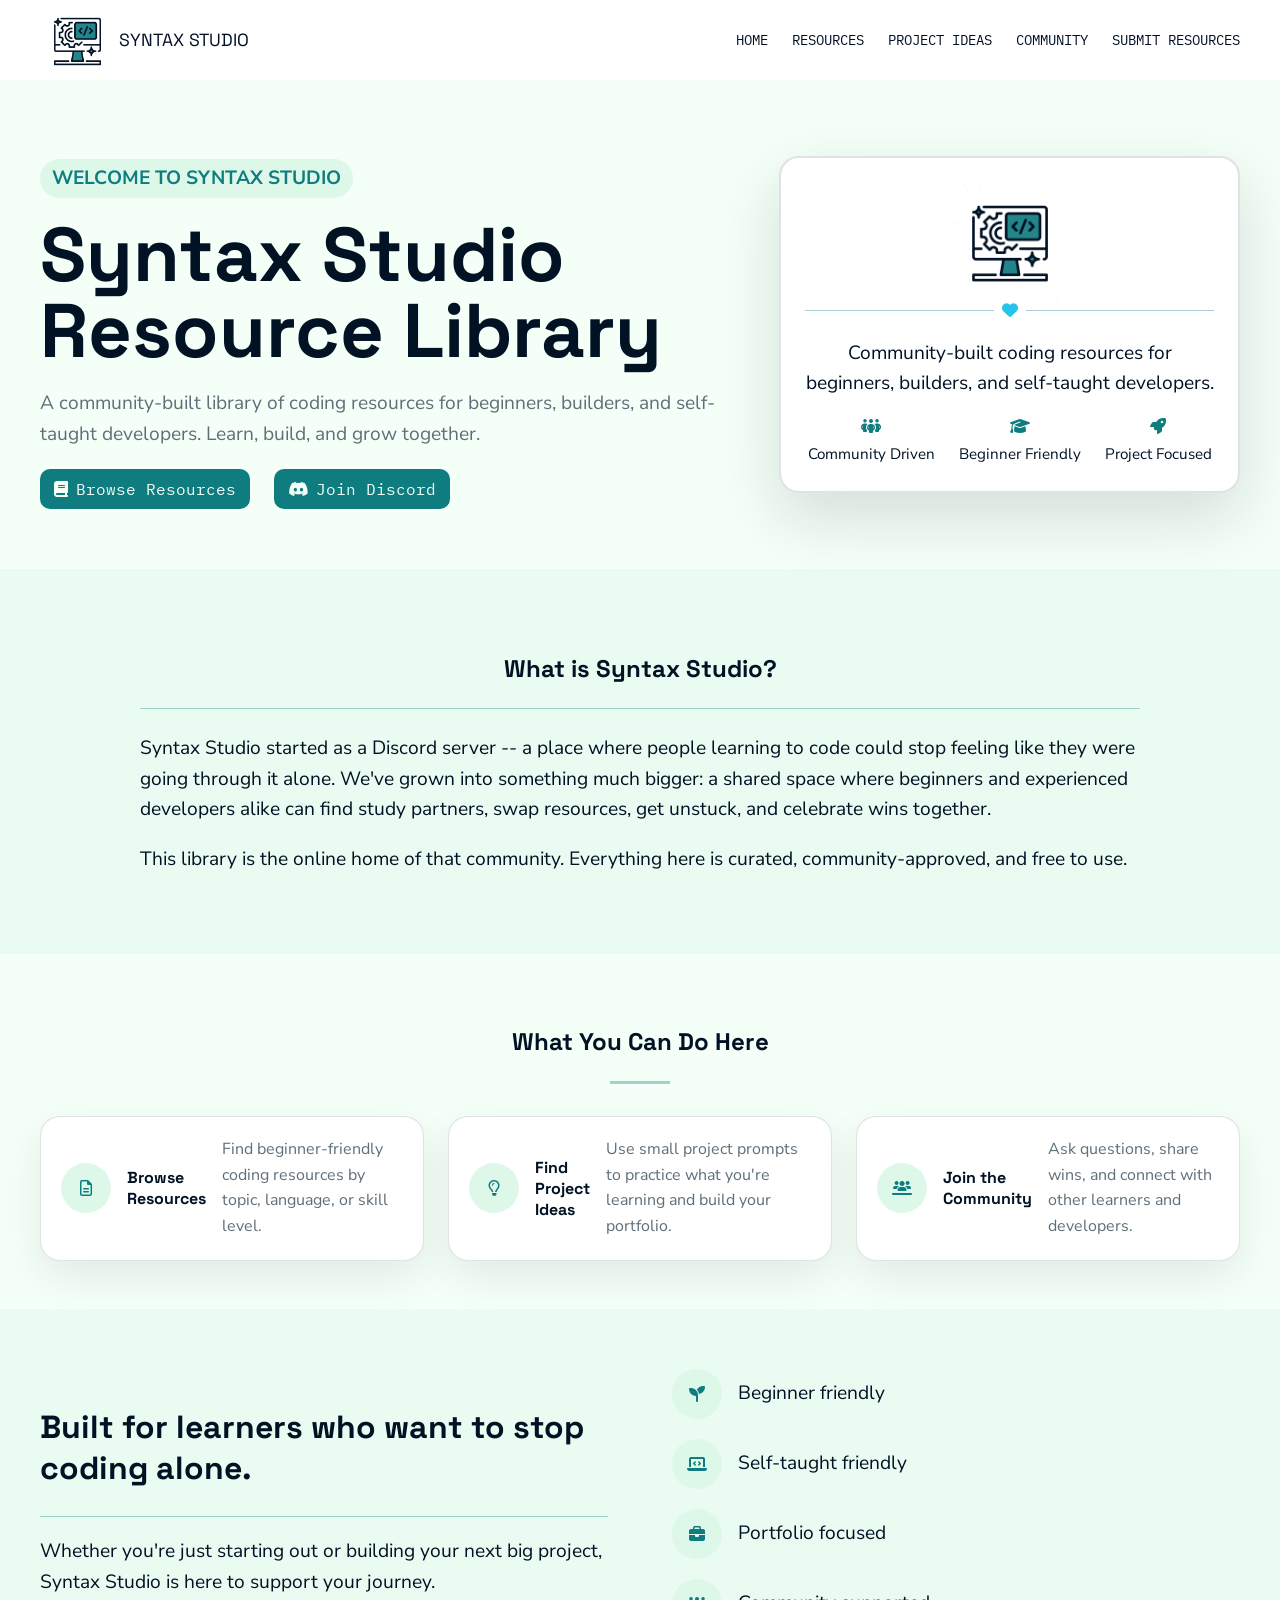
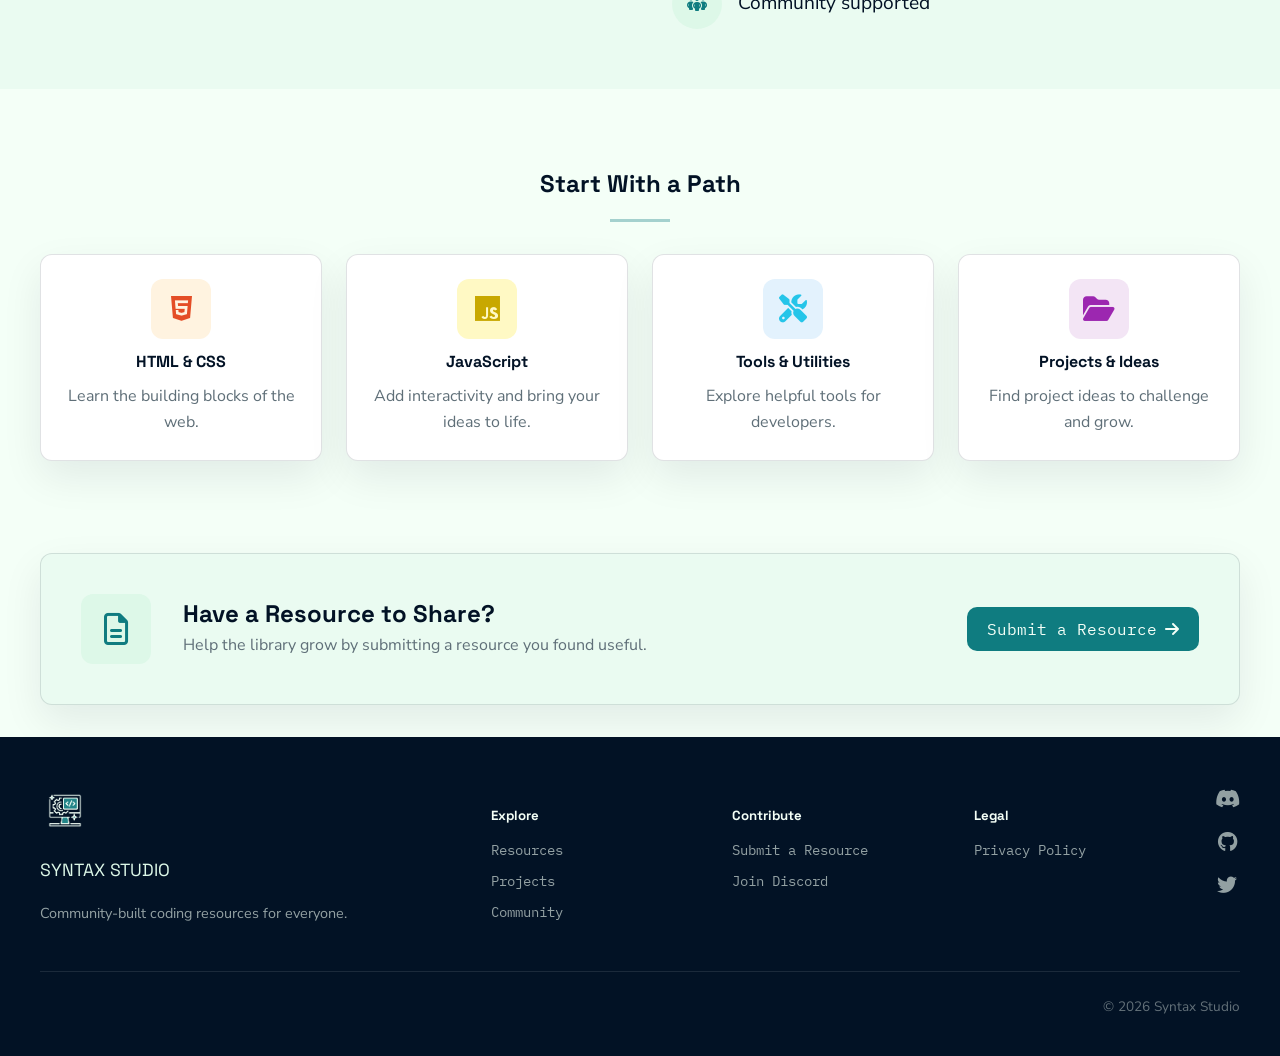
<file: index.html>
<!doctype html>
<html lang="en">
  <head>
    <meta charset="UTF-8" />
    <meta name="viewport" content="width=device-width, initial-scale=1.0" />
    <meta
      name="description"
      content="A resource library compiled with beginner and intermediate resources for those learning programming."
    />

    <title>Syntax Studio Resource Library</title>

    <link rel="preconnect" href="https://fonts.googleapis.com" />
    <link rel="preconnect" href="https://fonts.gstatic.com" crossorigin />
    <link
      href="https://fonts.googleapis.com/css2?family=IBM+Plex+Mono:ital,wght@0,100;0,200;0,300;0,400;0,500;0,600;0,700;1,100;1,200;1,300;1,400;1,500;1,600;1,700&family=Nunito+Sans:ital,opsz,wght@0,6..12,200..1000;1,6..12,200..1000&family=Space+Grotesk:wght@300..700&display=swap"
      rel="stylesheet"
    />
    <link
      rel="stylesheet"
      href="https://cdnjs.cloudflare.com/ajax/libs/font-awesome/6.5.0/css/all.min.css"
    />
    <link rel="stylesheet" href="styles.css" />
  </head>

  <body>
    <div class="page-glow" aria-hidden="true"></div>

    <header class="site-header">
      <div class="header-bar">
        <img
          src="images/syntax-studio-transparent.png"
          alt="syntax studio logo"
          class="logo"
        />
        <p class="logo-text">SYNTAX STUDIO</p>

        <nav class="site-nav" aria-label="Main navigation">
          <a class="index" href="index.html" aria-current="page">HOME</a>
          <a class="resource" href="resources.html">RESOURCES</a>
          <a class="projects" href="projects.html">PROJECT IDEAS</a>
          <a class="community" href="community.html">COMMUNITY</a>
          <a class="submit" href="submit.html">SUBMIT RESOURCES</a>
        </nav>
      </div>

      <div class="container-header">
        <div class="hero-text">
          <p class="greeting">WELCOME TO SYNTAX STUDIO</p>
          <h1 class="title">Syntax Studio Resource Library</h1>
          <p class="subheading">
            A community-built library of coding resources for beginners,
            builders, and self-taught developers. Learn, build, and grow
            together.
          </p>

          <div class="link1-parent">
            <a href="resources.html" class="resource-link">
              <i class="fa-solid fa-book"></i>
              Browse Resources
            </a>
            <a href="https://discord.gg/zPbatCMyJx" class="discord-link">
              <i class="fa-brands fa-discord"></i>
              Join Discord
            </a>
          </div>
        </div>

        <div class="hero-card">
          <img
            src="images/syntax-studio-transparent.png"
            alt="syntax studio logo"
            class="logo2"
          />

          <div class="card-divider">
            <hr />
            <i class="fa-solid fa-heart divider-heart"></i>
            <hr />
          </div>

          <p>
            Community-built coding resources for beginners, builders, and
            self-taught developers.
          </p>

          <div class="card-features">
            <div class="card-feature">
              <i class="fa-solid fa-people-group feature-icon"></i>
              <p>Community Driven</p>
            </div>
            <div class="card-feature">
              <i class="fa-solid fa-graduation-cap feature-icon"></i>
              <p>Beginner Friendly</p>
            </div>
            <div class="card-feature">
              <i class="fa-solid fa-rocket feature-icon"></i>
              <p>Project Focused</p>
            </div>
          </div>
        </div>
      </div>
    </header>

    <main id="main-content">
      <section class="who" aria-labelledby="who-title">
        <h3 id="who-title">What is Syntax Studio?</h3>
        <hr class="hr-who" />
        <p>
          Syntax Studio started as a Discord server -- a place where people
          learning to code could stop feeling like they were going through it
          alone. We've grown into something much bigger: a shared space where
          beginners and experienced developers alike can find study partners,
          swap resources, get unstuck, and celebrate wins together.
        </p>
        <p>
          This library is the online home of that community. Everything here is
          curated, community-approved, and free to use.
        </p>
      </section>

      <section class="here" aria-labelledby="here-title">
        <h3 id="here-title">What You Can Do Here</h3>
        <hr class="hr-what" />

        <div class="cards">
          <div class="action-card browse">
            <div class="icon-wrapper">
              <i class="fa-regular fa-file-lines card-icon"></i>
            </div>
            <h4>Browse Resources</h4>
            <p>
              Find beginner-friendly coding resources by topic, language, or
              skill level.
            </p>
          </div>

          <div class="action-card project-ideas">
            <div class="icon-wrapper">
              <i class="fa-regular fa-lightbulb card-icon"></i>
            </div>
            <h4>Find Project Ideas</h4>
            <p>
              Use small project prompts to practice what you're learning and
              build your portfolio.
            </p>
          </div>

          <div class="action-card join-community">
            <div class="icon-wrapper">
              <i class="fa-solid fa-users-line card-icon"></i>
            </div>
            <h4>Join the Community</h4>
            <p>
              Ask questions, share wins, and connect with other learners and
              developers.
            </p>
          </div>
        </div>
      </section>

      <section class="feature-split" aria-labelledby="feature-title">
        <div class="feature-split-text">
          <h2 id="feature-title">
            Built for learners who want to stop coding alone.
          </h2>
          <hr class="section-hr" />
          <p>
            Whether you're just starting out or building your next big project,
            Syntax Studio is here to support your journey.
          </p>
        </div>

        <div class="feature-split-list">
          <div class="feature-item">
            <div class="icon-wrapper">
              <i class="fa-solid fa-seedling card-icon"></i>
            </div>
            <p>Beginner friendly</p>
          </div>
          <div class="feature-item">
            <div class="icon-wrapper">
              <i class="fa-solid fa-laptop-code card-icon"></i>
            </div>
            <p>Self-taught friendly</p>
          </div>
          <div class="feature-item">
            <div class="icon-wrapper">
              <i class="fa-solid fa-briefcase card-icon"></i>
            </div>
            <p>Portfolio focused</p>
          </div>
          <div class="feature-item">
            <div class="icon-wrapper">
              <i class="fa-solid fa-people-group card-icon"></i>
            </div>
            <p>Community supported</p>
          </div>
        </div>
      </section>

      <section class="paths" aria-labelledby="paths-title">
        <h2 id="paths-title">Start With a Path</h2>
        <hr class="section-hr" />

        <div class="path-cards">
          <div class="path-card">
            <div class="path-icon html-icon">
              <i class="fa-brands fa-html5"></i>
            </div>
            <h4>HTML & CSS</h4>
            <p>Learn the building blocks of the web.</p>
          </div>

          <div class="path-card">
            <div class="path-icon js-icon">
              <i class="fa-brands fa-js"></i>
            </div>
            <h4>JavaScript</h4>
            <p>Add interactivity and bring your ideas to life.</p>
          </div>

          <div class="path-card">
            <div class="path-icon tools-icon">
              <i class="fa-solid fa-screwdriver-wrench"></i>
            </div>
            <h4>Tools & Utilities</h4>
            <p>Explore helpful tools for developers.</p>
          </div>

          <div class="path-card">
            <div class="path-icon projects-icon">
              <i class="fa-solid fa-folder-open"></i>
            </div>
            <h4>Projects & Ideas</h4>
            <p>Find project ideas to challenge and grow.</p>
          </div>
        </div>
      </section>

      <section class="callout" aria-labelledby="callout-title">
        <div class="callout-icon">
          <i class="fa-regular fa-file-lines"></i>
        </div>

        <div class="callout-text">
          <h3 id="callout-title">Have a Resource to Share?</h3>
          <p>
            Help the library grow by submitting a resource you found useful.
          </p>
        </div>

        <a href="submit.html" class="callout-btn">
          Submit a Resource
          <i class="fa-solid fa-arrow-right"></i>
        </a>
      </section>
    </main>

    <footer>
      <div class="footer-inner">
        <div class="footer-brand">
          <img
            src="images/syntax-studio-logo-inv.png"
            alt="syntax studio logo"
            class="footer-logo"
          />
          <p class="logo-text2">SYNTAX STUDIO</p>
          <p class="footer-tagline">
            Community-built coding resources for everyone.
          </p>
        </div>

        <div class="footer-nav-group">
          <h5>Explore</h5>
          <nav>
            <a href="resources.html">Resources</a>
            <a href="projects.html">Projects</a>
            <a href="community.html">Community</a>
          </nav>
        </div>

        <div class="footer-nav-group">
          <h5>Contribute</h5>
          <nav>
            <a href="submit.html">Submit a Resource</a>
            <a href="https://discord.gg/zPbatCMyJx">Join Discord</a>
          </nav>
        </div>

        <div class="footer-nav-group">
          <h5>Legal</h5>

          <nav>
            <a href="privacy.html">Privacy Policy</a>
          </nav>
        </div>

        <div class="footer-social">
          <a
            href="https://discord.gg/zPbatCMyJx"
            aria-label="Join Syntax Studio on Discord"
          >
            <i class="fa-brands fa-discord"></i>
          </a>
          <a
            href="https://github.com/kaymade"
            aria-label="Visit Syntax Studio on GitHub"
          >
            <i class="fa-brands fa-github"></i>
          </a>
          <a
            href="https://x.com/syntaxstudio_?s=21"
            aria-label="Visit Syntax Studio on X"
          >
            <i class="fa-brands fa-twitter"></i>
          </a>
        </div>
      </div>

      <p class="footer-copyright">© 2026 Syntax Studio</p>
    </footer>
  </body>
</html>
</file>
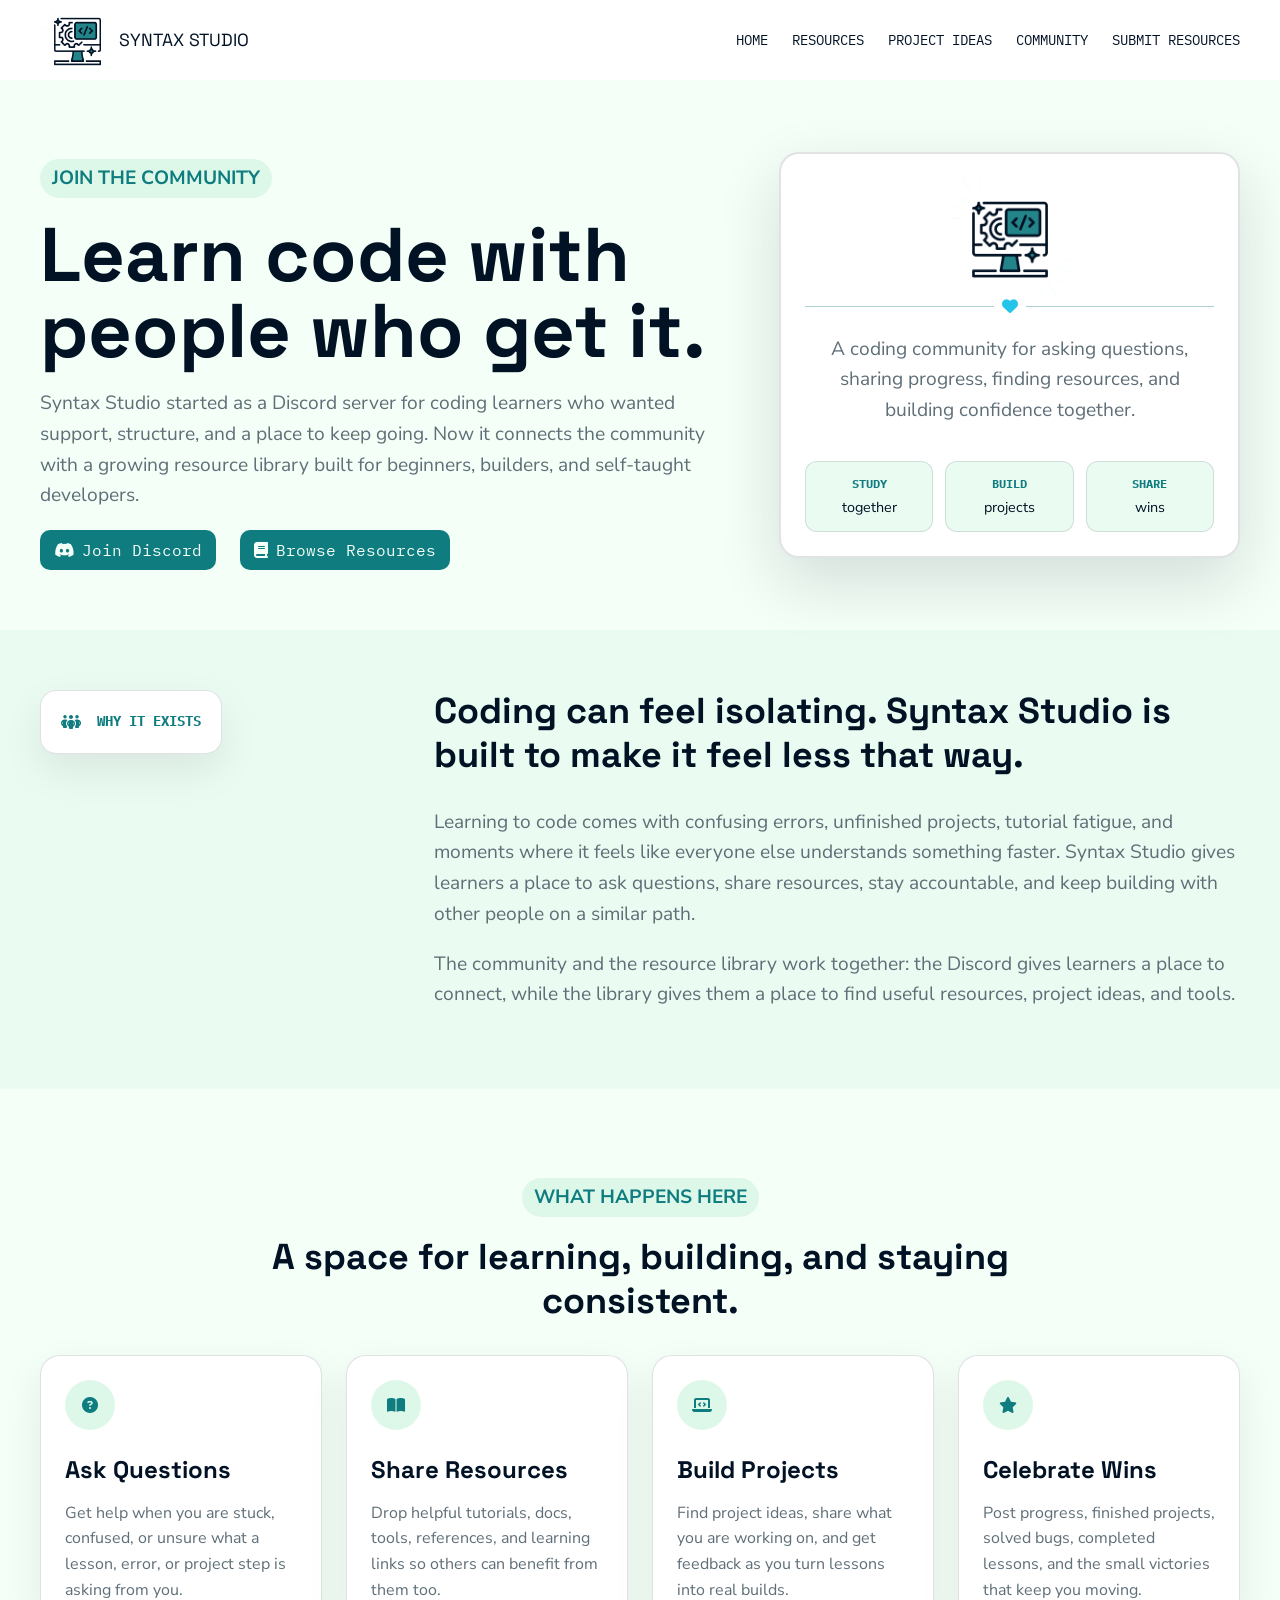
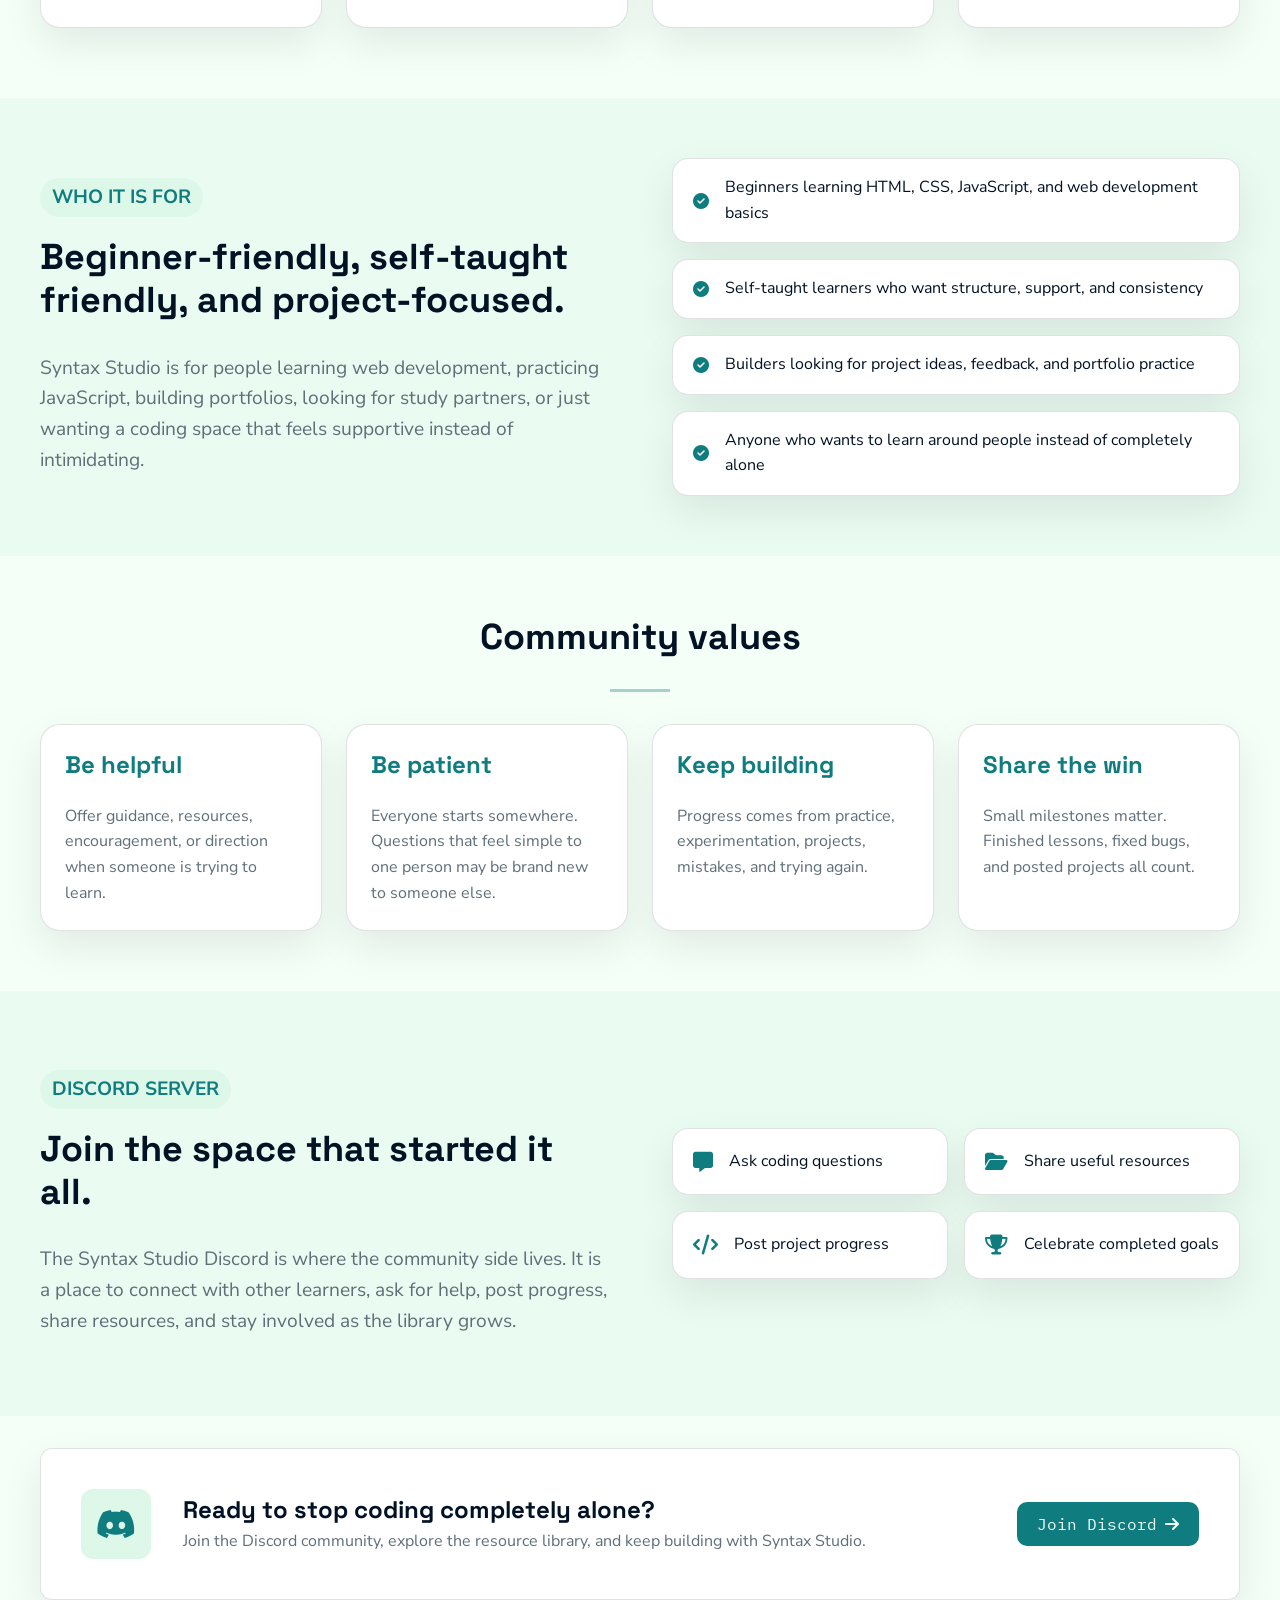
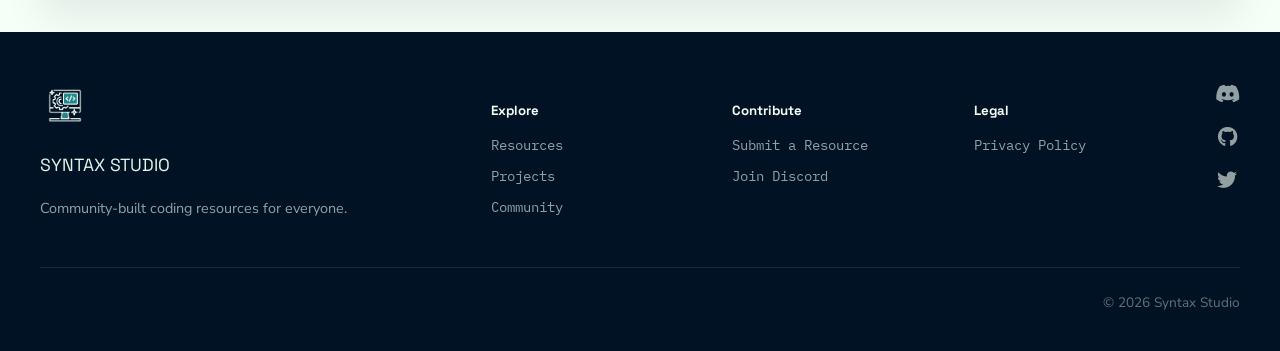
<file: community.html>
<!doctype html>
<html lang="en">
  <head>
    <meta charset="UTF-8" />
    <meta name="viewport" content="width=device-width, initial-scale=1.0" />
    <meta
      name="description"
      content="Join the Syntax Studio community, a supportive Discord space for coding learners, builders, and self-taught developers."
    />

    <title>Community | Syntax Studio Resource Library</title>

    <link rel="preconnect" href="https://fonts.googleapis.com" />
    <link rel="preconnect" href="https://fonts.gstatic.com" crossorigin />
    <link
      href="https://fonts.googleapis.com/css2?family=IBM+Plex+Mono:ital,wght@0,100;0,200;0,300;0,400;0,500;0,600;0,700;1,100;1,200;1,300;1,400;1,500;1,600;1,700&family=Nunito+Sans:ital,opsz,wght@0,6..12,200..1000;1,6..12,200..1000&family=Space+Grotesk:wght@300..700&display=swap"
      rel="stylesheet"
    />
    <link
      rel="stylesheet"
      href="https://cdnjs.cloudflare.com/ajax/libs/font-awesome/6.5.0/css/all.min.css"
    />
    <link rel="stylesheet" href="styles.css" />
  </head>

  <body>
    <div class="page-glow" aria-hidden="true"></div>

    <header class="site-header">
      <div class="header-bar">
        <img
          src="images/syntax-studio-transparent.png"
          alt="syntax studio logo"
          class="logo"
        />
        <p class="logo-text">SYNTAX STUDIO</p>

        <nav class="site-nav" aria-label="Main navigation">
          <a class="index" href="index.html">HOME</a>
          <a class="resource" href="resources.html">RESOURCES</a>
          <a class="projects" href="projects.html">PROJECT IDEAS</a>
          <a class="community" href="community.html" aria-current="page"
            >COMMUNITY</a
          >
          <a class="submit" href="submit.html">SUBMIT RESOURCES</a>
        </nav>
      </div>

      <div class="community-hero">
        <div class="community-hero-text">
          <p class="greeting">JOIN THE COMMUNITY</p>
          <h1 class="title">Learn code with people who get it.</h1>
          <p class="subheading">
            Syntax Studio started as a Discord server for coding learners who
            wanted support, structure, and a place to keep going. Now it
            connects the community with a growing resource library built for
            beginners, builders, and self-taught developers.
          </p>

          <div class="link1-parent">
            <a href="https://discord.gg/zPbatCMyJx" class="discord-link">
              <i class="fa-brands fa-discord"></i>
              Join Discord
            </a>
            <a href="resources.html" class="resource-link">
              <i class="fa-solid fa-book"></i>
              Browse Resources
            </a>
          </div>
        </div>

        <div class="community-hero-card">
          <img
            src="images/syntax-studio-transparent.png"
            alt="syntax studio logo"
            class="logo2"
          />

          <div class="card-divider">
            <hr />
            <i class="fa-solid fa-heart divider-heart"></i>
            <hr />
          </div>

          <p>
            A coding community for asking questions, sharing progress, finding
            resources, and building confidence together.
          </p>

          <div class="community-stats">
            <div>
              <span>study</span>
              <p>together</p>
            </div>
            <div>
              <span>build</span>
              <p>projects</p>
            </div>
            <div>
              <span>share</span>
              <p>wins</p>
            </div>
          </div>
        </div>
      </div>
    </header>

    <main id="main-content">
      <section class="community-intro" aria-labelledby="community-intro-title">
        <div class="community-section-label">
          <i class="fa-solid fa-people-group card-icon"></i>
          <p>why it exists</p>
        </div>

        <div class="community-intro-content">
          <h2 id="community-intro-title">
            Coding can feel isolating. Syntax Studio is built to make it feel
            less that way.
          </h2>
          <p>
            Learning to code comes with confusing errors, unfinished projects,
            tutorial fatigue, and moments where it feels like everyone else
            understands something faster. Syntax Studio gives learners a place
            to ask questions, share resources, stay accountable, and keep
            building with other people on a similar path.
          </p>
          <p>
            The community and the resource library work together: the Discord
            gives learners a place to connect, while the library gives them a
            place to find useful resources, project ideas, and tools.
          </p>
        </div>
      </section>

      <section
        class="community-actions"
        aria-labelledby="community-actions-title"
      >
        <p class="greeting">WHAT HAPPENS HERE</p>
        <h2 id="community-actions-title">
          A space for learning, building, and staying consistent.
        </h2>

        <div class="community-action-grid">
          <div class="community-action-card">
            <div class="icon-wrapper">
              <i class="fa-solid fa-circle-question card-icon"></i>
            </div>
            <h3>Ask Questions</h3>
            <p>
              Get help when you are stuck, confused, or unsure what a lesson,
              error, or project step is asking from you.
            </p>
          </div>

          <div class="community-action-card">
            <div class="icon-wrapper">
              <i class="fa-solid fa-book-open card-icon"></i>
            </div>
            <h3>Share Resources</h3>
            <p>
              Drop helpful tutorials, docs, tools, references, and learning
              links so others can benefit from them too.
            </p>
          </div>

          <div class="community-action-card">
            <div class="icon-wrapper">
              <i class="fa-solid fa-laptop-code card-icon"></i>
            </div>
            <h3>Build Projects</h3>
            <p>
              Find project ideas, share what you are working on, and get
              feedback as you turn lessons into real builds.
            </p>
          </div>

          <div class="community-action-card">
            <div class="icon-wrapper">
              <i class="fa-solid fa-star card-icon"></i>
            </div>
            <h3>Celebrate Wins</h3>
            <p>
              Post progress, finished projects, solved bugs, completed lessons,
              and the small victories that keep you moving.
            </p>
          </div>
        </div>
      </section>

      <section class="community-fit" aria-labelledby="community-fit-title">
        <div class="community-fit-text">
          <p class="greeting">WHO IT IS FOR</p>
          <h2 id="community-fit-title">
            Beginner-friendly, self-taught friendly, and project-focused.
          </h2>
          <p>
            Syntax Studio is for people learning web development, practicing
            JavaScript, building portfolios, looking for study partners, or just
            wanting a coding space that feels supportive instead of
            intimidating.
          </p>
        </div>

        <div class="community-fit-list">
          <div class="community-list-item">
            <i class="fa-solid fa-circle-check"></i>
            <p>
              Beginners learning HTML, CSS, JavaScript, and web development
              basics
            </p>
          </div>

          <div class="community-list-item">
            <i class="fa-solid fa-circle-check"></i>
            <p>
              Self-taught learners who want structure, support, and consistency
            </p>
          </div>

          <div class="community-list-item">
            <i class="fa-solid fa-circle-check"></i>
            <p>
              Builders looking for project ideas, feedback, and portfolio
              practice
            </p>
          </div>

          <div class="community-list-item">
            <i class="fa-solid fa-circle-check"></i>
            <p>
              Anyone who wants to learn around people instead of completely
              alone
            </p>
          </div>
        </div>
      </section>

      <section
        class="community-values"
        aria-labelledby="community-values-title"
      >
        <h2 id="community-values-title">Community values</h2>
        <hr class="section-hr" />

        <div class="community-value-cards">
          <div class="community-value-card">
            <h3>Be helpful</h3>
            <p>
              Offer guidance, resources, encouragement, or direction when
              someone is trying to learn.
            </p>
          </div>

          <div class="community-value-card">
            <h3>Be patient</h3>
            <p>
              Everyone starts somewhere. Questions that feel simple to one
              person may be brand new to someone else.
            </p>
          </div>

          <div class="community-value-card">
            <h3>Keep building</h3>
            <p>
              Progress comes from practice, experimentation, projects, mistakes,
              and trying again.
            </p>
          </div>

          <div class="community-value-card">
            <h3>Share the win</h3>
            <p>
              Small milestones matter. Finished lessons, fixed bugs, and posted
              projects all count.
            </p>
          </div>
        </div>
      </section>

      <section class="community-discord" aria-labelledby="discord-title">
        <div class="community-discord-text">
          <p class="greeting">DISCORD SERVER</p>
          <h2 id="discord-title">Join the space that started it all.</h2>
          <p>
            The Syntax Studio Discord is where the community side lives. It is a
            place to connect with other learners, ask for help, post progress,
            share resources, and stay involved as the library grows.
          </p>
        </div>

        <div class="discord-feature-list">
          <div class="discord-feature">
            <i class="fa-solid fa-message"></i>
            <p>Ask coding questions</p>
          </div>

          <div class="discord-feature">
            <i class="fa-solid fa-folder-open"></i>
            <p>Share useful resources</p>
          </div>

          <div class="discord-feature">
            <i class="fa-solid fa-code"></i>
            <p>Post project progress</p>
          </div>

          <div class="discord-feature">
            <i class="fa-solid fa-trophy"></i>
            <p>Celebrate completed goals</p>
          </div>
        </div>
      </section>

      <section
        class="community-callout"
        aria-labelledby="community-callout-title"
      >
        <div class="callout-icon">
          <i class="fa-brands fa-discord"></i>
        </div>

        <div class="callout-text">
          <h3 id="community-callout-title">
            Ready to stop coding completely alone?
          </h3>
          <p>
            Join the Discord community, explore the resource library, and keep
            building with Syntax Studio.
          </p>
        </div>

        <a href="https://discord.gg/zPbatCMyJx" class="callout-btn">
          Join Discord
          <i class="fa-solid fa-arrow-right"></i>
        </a>
      </section>
    </main>

    <footer>
      <div class="footer-inner">
        <div class="footer-brand">
          <img
            src="images/syntax-studio-logo-inv.png"
            alt="syntax studio logo"
            class="footer-logo"
          />
          <p class="logo-text2">SYNTAX STUDIO</p>
          <p class="footer-tagline">
            Community-built coding resources for everyone.
          </p>
        </div>

        <div class="footer-nav-group">
          <h5>Explore</h5>
          <nav>
            <a href="resources.html">Resources</a>
            <a href="projects.html">Projects</a>
            <a href="community.html">Community</a>
          </nav>
        </div>

        <div class="footer-nav-group">
          <h5>Contribute</h5>
          <nav>
            <a href="submit.html">Submit a Resource</a>
            <a href="https://discord.gg/zPbatCMyJx">Join Discord</a>
          </nav>
        </div>

        <div class="footer-nav-group">
          <h5>Legal</h5>

          <nav>
            <a href="privacy.html">Privacy Policy</a>
          </nav>
        </div>

        <div class="footer-social">
          <a
            href="https://discord.gg/zPbatCMyJx"
            aria-label="Join Syntax Studio on Discord"
          >
            <i class="fa-brands fa-discord"></i>
          </a>
          <a
            href="https://github.com/kaymade"
            aria-label="Visit Syntax Studio on GitHub"
          >
            <i class="fa-brands fa-github"></i>
          </a>
          <a
            href="https://x.com/syntaxstudio_?s=21"
            aria-label="Visit Syntax Studio on X"
          >
            <i class="fa-brands fa-twitter"></i>
          </a>
        </div>
      </div>

      <p class="footer-copyright">© 2026 Syntax Studio</p>
    </footer>
  </body>
</html>
</file>
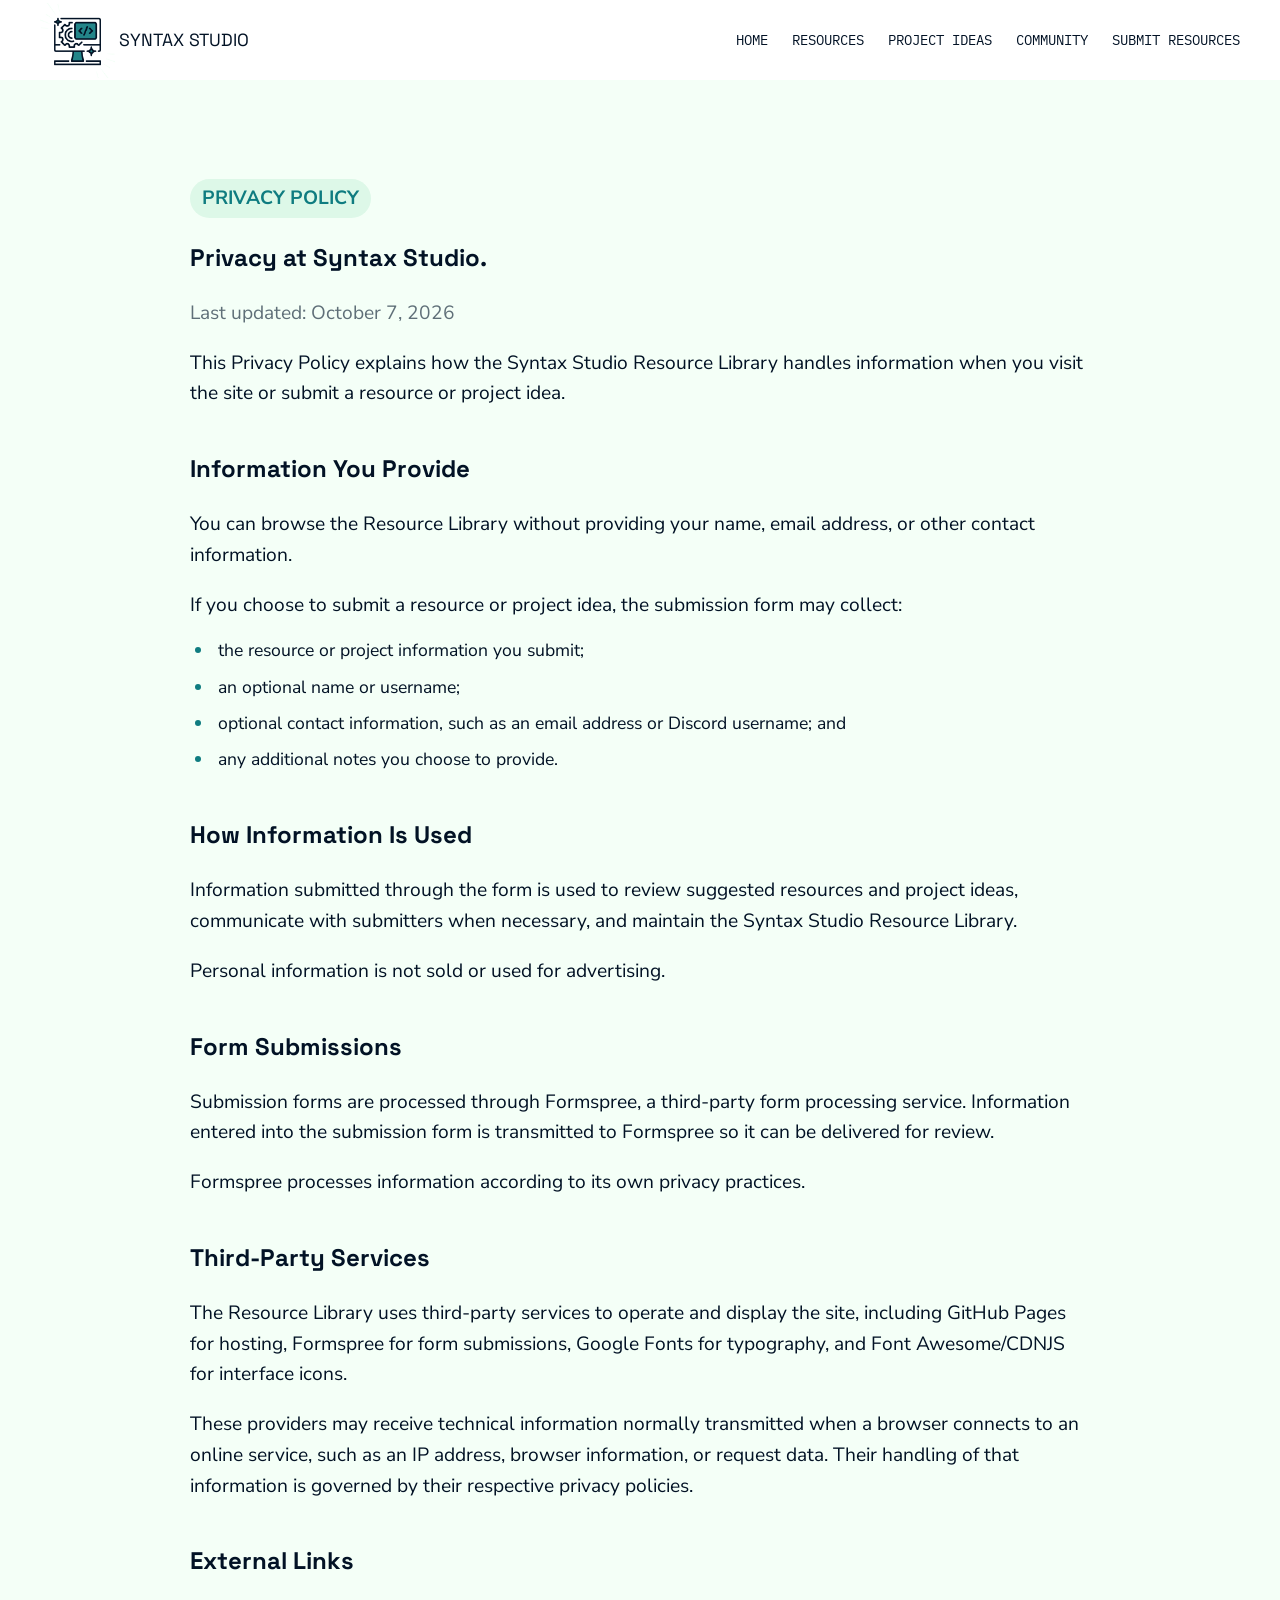
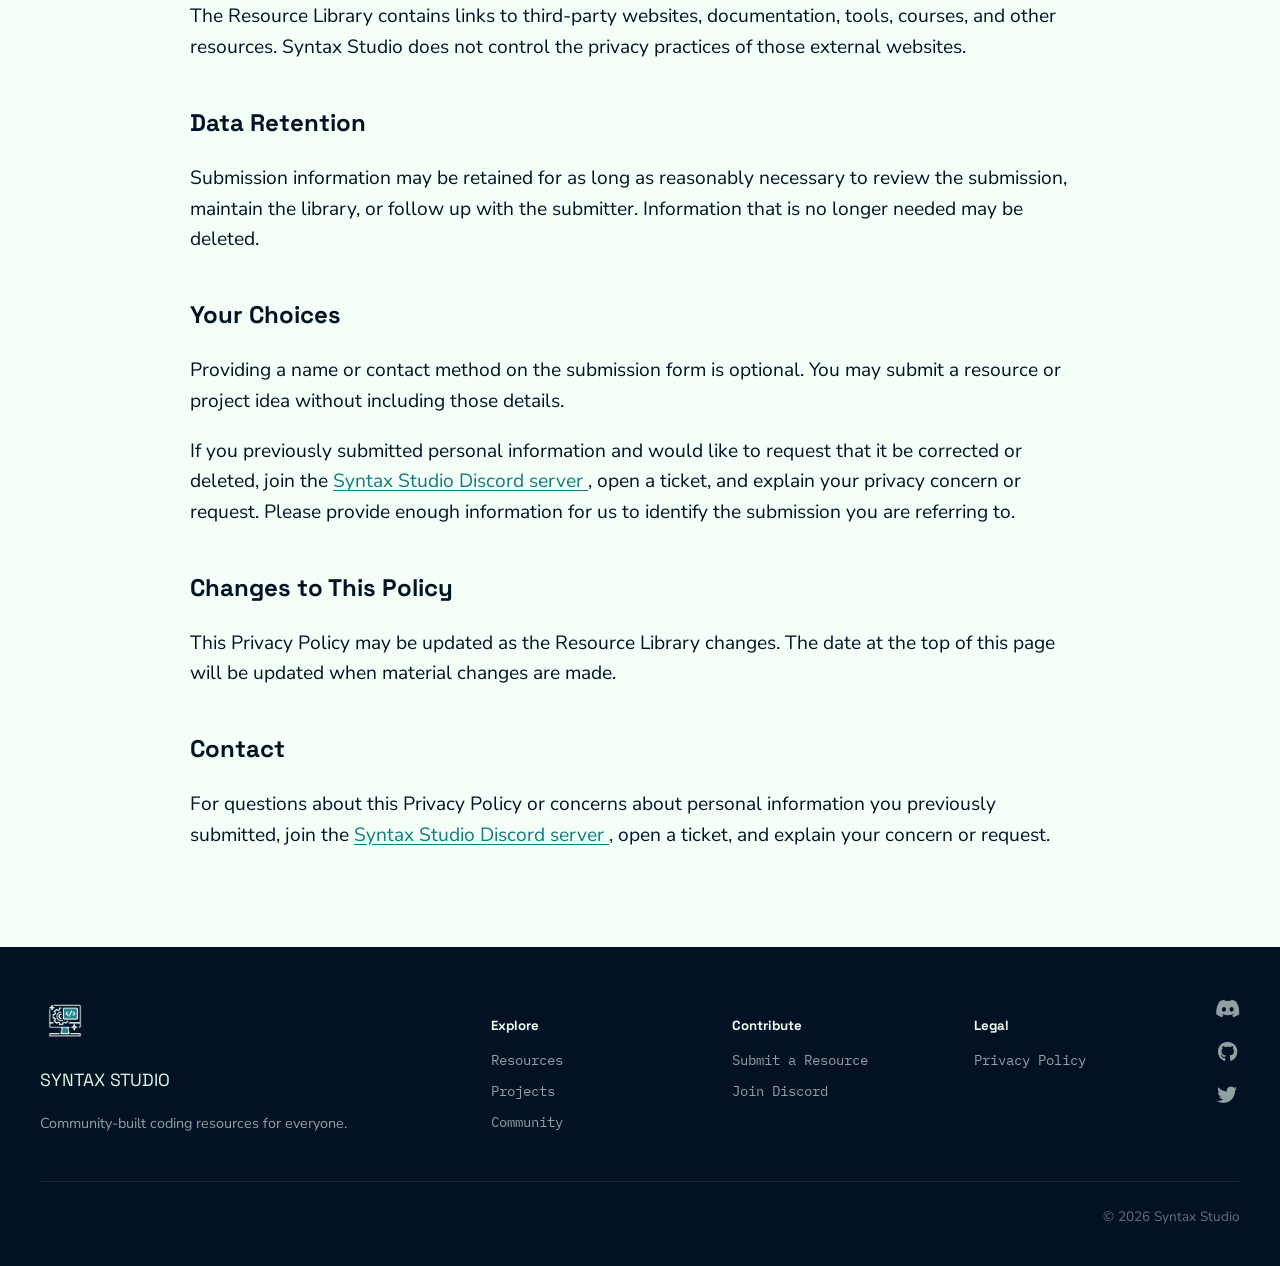
<file: privacy.html>
<!doctype html>
<html lang="en">
  <head>
    <meta charset="UTF-8" />
    <meta name="viewport" content="width=device-width, initial-scale=1.0" />
    <meta
      name="description"
      content="Privacy Policy for the Syntax Studio Resource Library, including information about submissions, third-party services, and privacy requests."
    />

    <title>Privacy Policy | Syntax Studio Resource Library</title>

    <link rel="preconnect" href="https://fonts.googleapis.com" />
    <link rel="preconnect" href="https://fonts.gstatic.com" crossorigin />
    <link
      href="https://fonts.googleapis.com/css2?family=IBM+Plex+Mono:ital,wght@0,100;0,200;0,300;0,400;0,500;0,600;0,700;1,100;1,200;1,300;1,400;1,500;1,600;1,700&family=Nunito+Sans:ital,opsz,wght@0,6..12,200..1000;1,6..12,200..1000&family=Space+Grotesk:wght@300..700&display=swap"
      rel="stylesheet"
    />
    <link
      rel="stylesheet"
      href="https://cdnjs.cloudflare.com/ajax/libs/font-awesome/6.5.0/css/all.min.css"
    />
    <link rel="stylesheet" href="styles.css" />
  </head>

  <body>
    <div class="page-glow" aria-hidden="true"></div>

    <header class="site-header">
      <div class="header-bar">
        <img
          src="images/syntax-studio-transparent.png"
          alt="syntax studio logo"
          class="logo"
        />
        <p class="logo-text">SYNTAX STUDIO</p>

        <nav class="site-nav" aria-label="Main navigation">
          <a class="index" href="index.html">HOME</a>
          <a class="resource" href="resources.html">RESOURCES</a>
          <a class="projects" href="projects.html">PROJECT IDEAS</a>
          <a class="community" href="community.html">COMMUNITY</a>
          <a class="submit" href="submit.html">SUBMIT RESOURCES</a>
        </nav>
      </div>
    </header>

    <main id="main-content">
      <section class="privacy-page" aria-labelledby="privacy-title">
        <div class="privacy-content">
          <p class="greeting">PRIVACY POLICY</p>
          <h1 id="privacy-title">Privacy at Syntax Studio.</h1>

          <p class="privacy-updated">Last updated: October 7, 2026</p>

          <p>
            This Privacy Policy explains how the Syntax Studio Resource Library
            handles information when you visit the site or submit a resource or
            project idea.
          </p>

          <h2>Information You Provide</h2>

          <p>
            You can browse the Resource Library without providing your name,
            email address, or other contact information.
          </p>

          <p>
            If you choose to submit a resource or project idea, the submission
            form may collect:
          </p>

          <ul>
            <li>the resource or project information you submit;</li>
            <li>an optional name or username;</li>
            <li>
              optional contact information, such as an email address or Discord
              username; and
            </li>
            <li>any additional notes you choose to provide.</li>
          </ul>

          <h2>How Information Is Used</h2>

          <p>
            Information submitted through the form is used to review suggested
            resources and project ideas, communicate with submitters when
            necessary, and maintain the Syntax Studio Resource Library.
          </p>

          <p>Personal information is not sold or used for advertising.</p>

          <h2>Form Submissions</h2>

          <p>
            Submission forms are processed through Formspree, a third-party form
            processing service. Information entered into the submission form is
            transmitted to Formspree so it can be delivered for review.
          </p>

          <p>
            Formspree processes information according to its own privacy
            practices.
          </p>

          <h2>Third-Party Services</h2>

          <p>
            The Resource Library uses third-party services to operate and
            display the site, including GitHub Pages for hosting, Formspree for
            form submissions, Google Fonts for typography, and Font
            Awesome/CDNJS for interface icons.
          </p>

          <p>
            These providers may receive technical information normally
            transmitted when a browser connects to an online service, such as an
            IP address, browser information, or request data. Their handling of
            that information is governed by their respective privacy policies.
          </p>

          <h2>External Links</h2>

          <p>
            The Resource Library contains links to third-party websites,
            documentation, tools, courses, and other resources. Syntax Studio
            does not control the privacy practices of those external websites.
          </p>

          <h2>Data Retention</h2>

          <p>
            Submission information may be retained for as long as reasonably
            necessary to review the submission, maintain the library, or follow
            up with the submitter. Information that is no longer needed may be
            deleted.
          </p>

          <h2>Your Choices</h2>

          <p>
            Providing a name or contact method on the submission form is
            optional. You may submit a resource or project idea without
            including those details.
          </p>

          <p>
            If you previously submitted personal information and would like to
            request that it be corrected or deleted, join the
            <a
              href="https://discord.gg/zPbatCMyJx"
              target="_blank"
              rel="noopener noreferrer"
            >
              Syntax Studio Discord server </a
            >, open a ticket, and explain your privacy concern or request.
            Please provide enough information for us to identify the submission
            you are referring to.
          </p>

          <h2>Changes to This Policy</h2>

          <p>
            This Privacy Policy may be updated as the Resource Library changes.
            The date at the top of this page will be updated when material
            changes are made.
          </p>

          <h2>Contact</h2>

          <p>
            For questions about this Privacy Policy or concerns about personal
            information you previously submitted, join the
            <a
              href="https://discord.gg/zPbatCMyJx"
              target="_blank"
              rel="noopener noreferrer"
            >
              Syntax Studio Discord server </a
            >, open a ticket, and explain your concern or request.
          </p>
        </div>
      </section>
    </main>

    <footer>
      <div class="footer-inner">
        <div class="footer-brand">
          <img
            src="images/syntax-studio-logo-inv.png"
            alt="syntax studio logo"
            class="footer-logo"
          />
          <p class="logo-text2">SYNTAX STUDIO</p>
          <p class="footer-tagline">
            Community-built coding resources for everyone.
          </p>
        </div>

        <div class="footer-nav-group">
          <h5>Explore</h5>
          <nav>
            <a href="resources.html">Resources</a>
            <a href="projects.html">Projects</a>
            <a href="community.html">Community</a>
          </nav>
        </div>

        <div class="footer-nav-group">
          <h5>Contribute</h5>
          <nav>
            <a href="submit.html">Submit a Resource</a>
            <a href="https://discord.gg/zPbatCMyJx">Join Discord</a>
          </nav>
        </div>

        <div class="footer-nav-group">
          <h5>Legal</h5>

          <nav>
            <a href="privacy.html">Privacy Policy</a>
          </nav>
        </div>

        <div class="footer-social">
          <a
            href="https://discord.gg/zPbatCMyJx"
            aria-label="Join Syntax Studio on Discord"
          >
            <i class="fa-brands fa-discord"></i>
          </a>
          <a
            href="https://github.com/kaymade"
            aria-label="Visit Syntax Studio on GitHub"
          >
            <i class="fa-brands fa-github"></i>
          </a>
          <a
            href="https://x.com/syntaxstudio_?s=21"
            aria-label="Visit Syntax Studio on X"
          >
            <i class="fa-brands fa-twitter"></i>
          </a>
        </div>
      </div>

      <p class="footer-copyright">© 2026 Syntax Studio</p>
    </footer>
  </body>
</html>
</file>
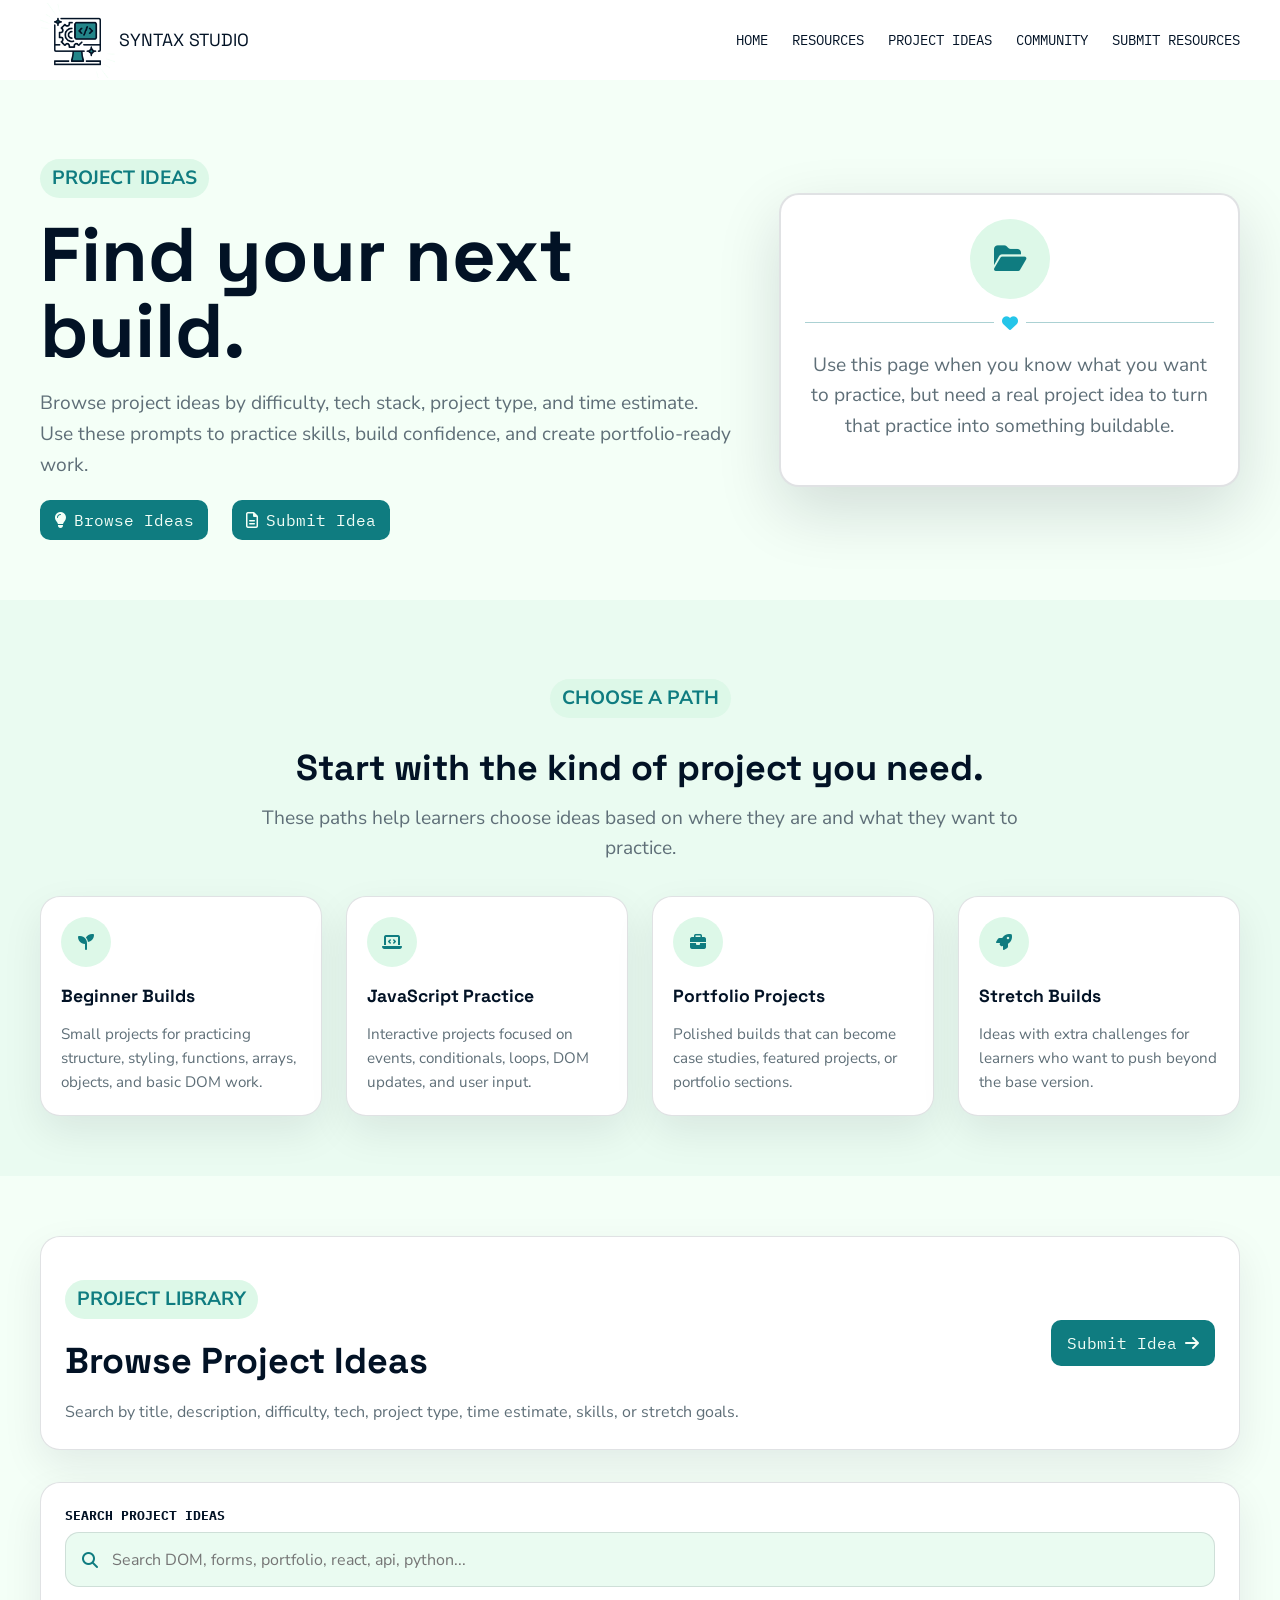
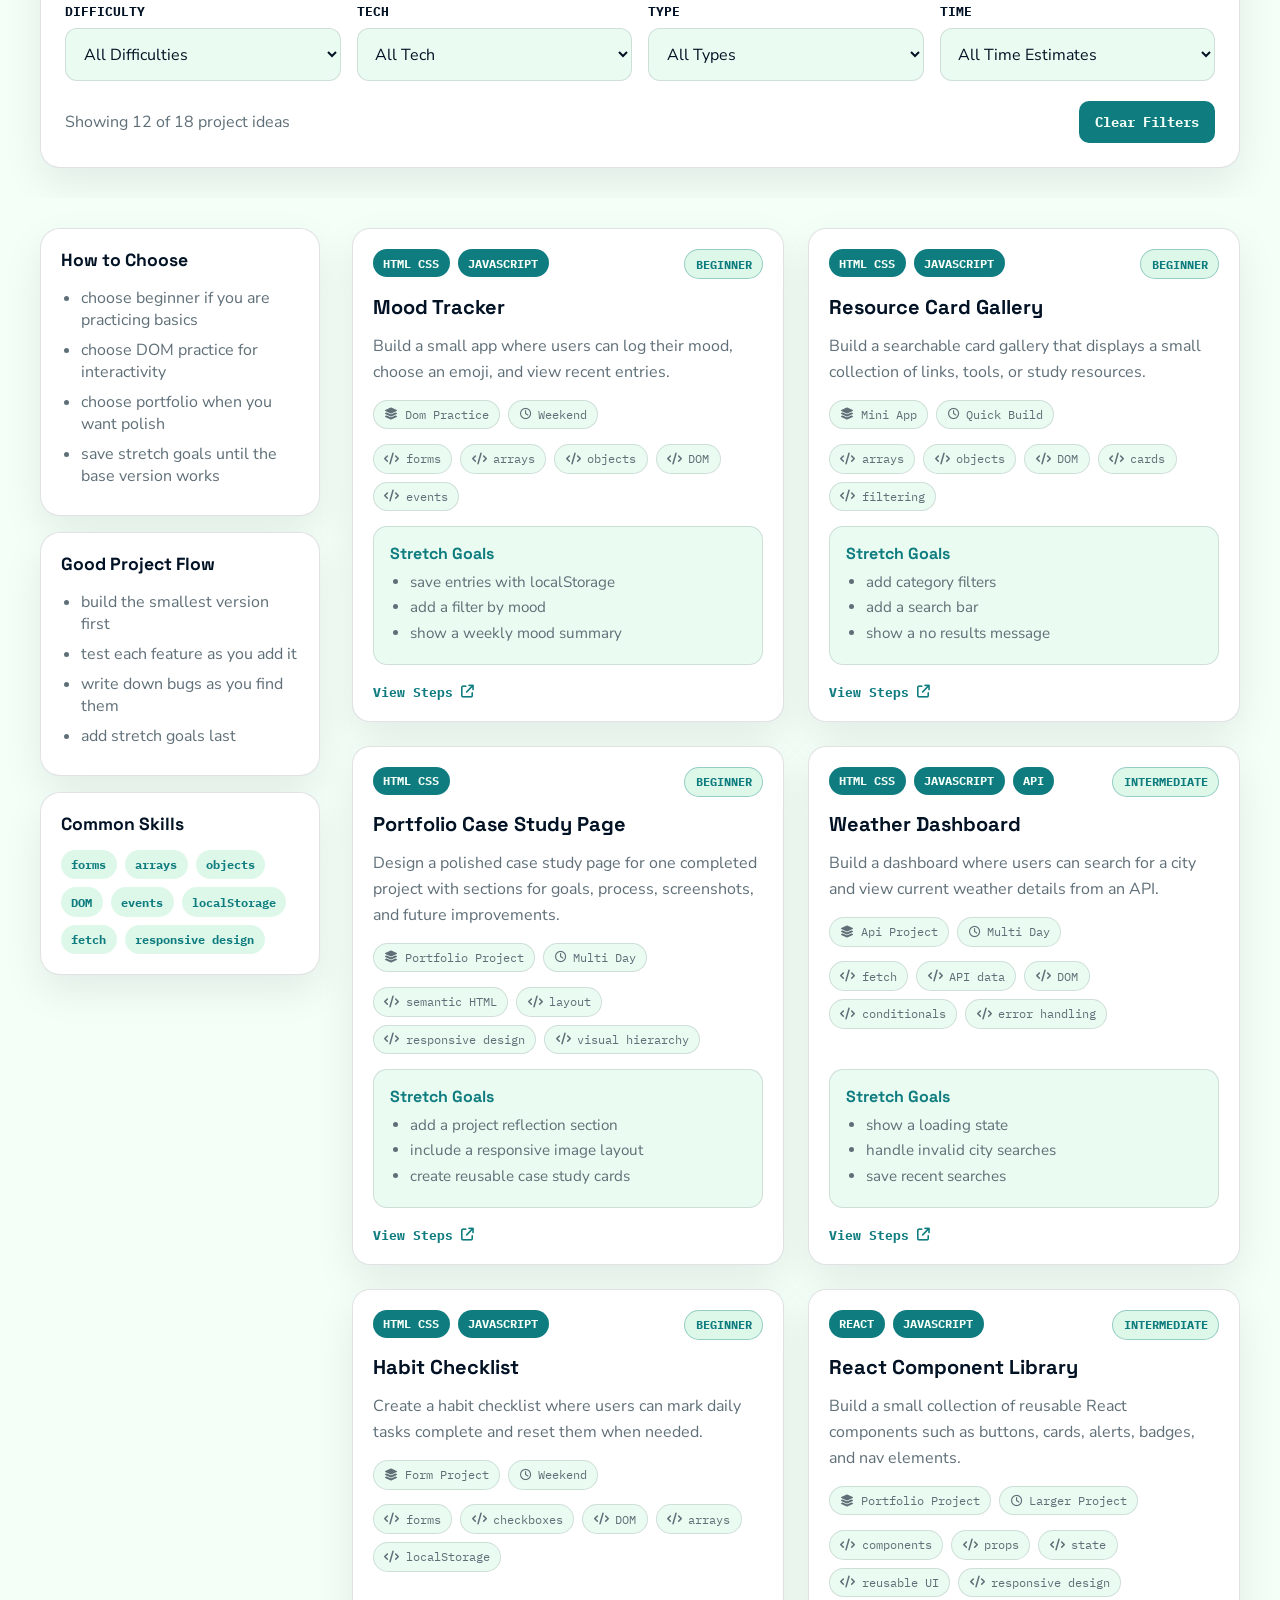
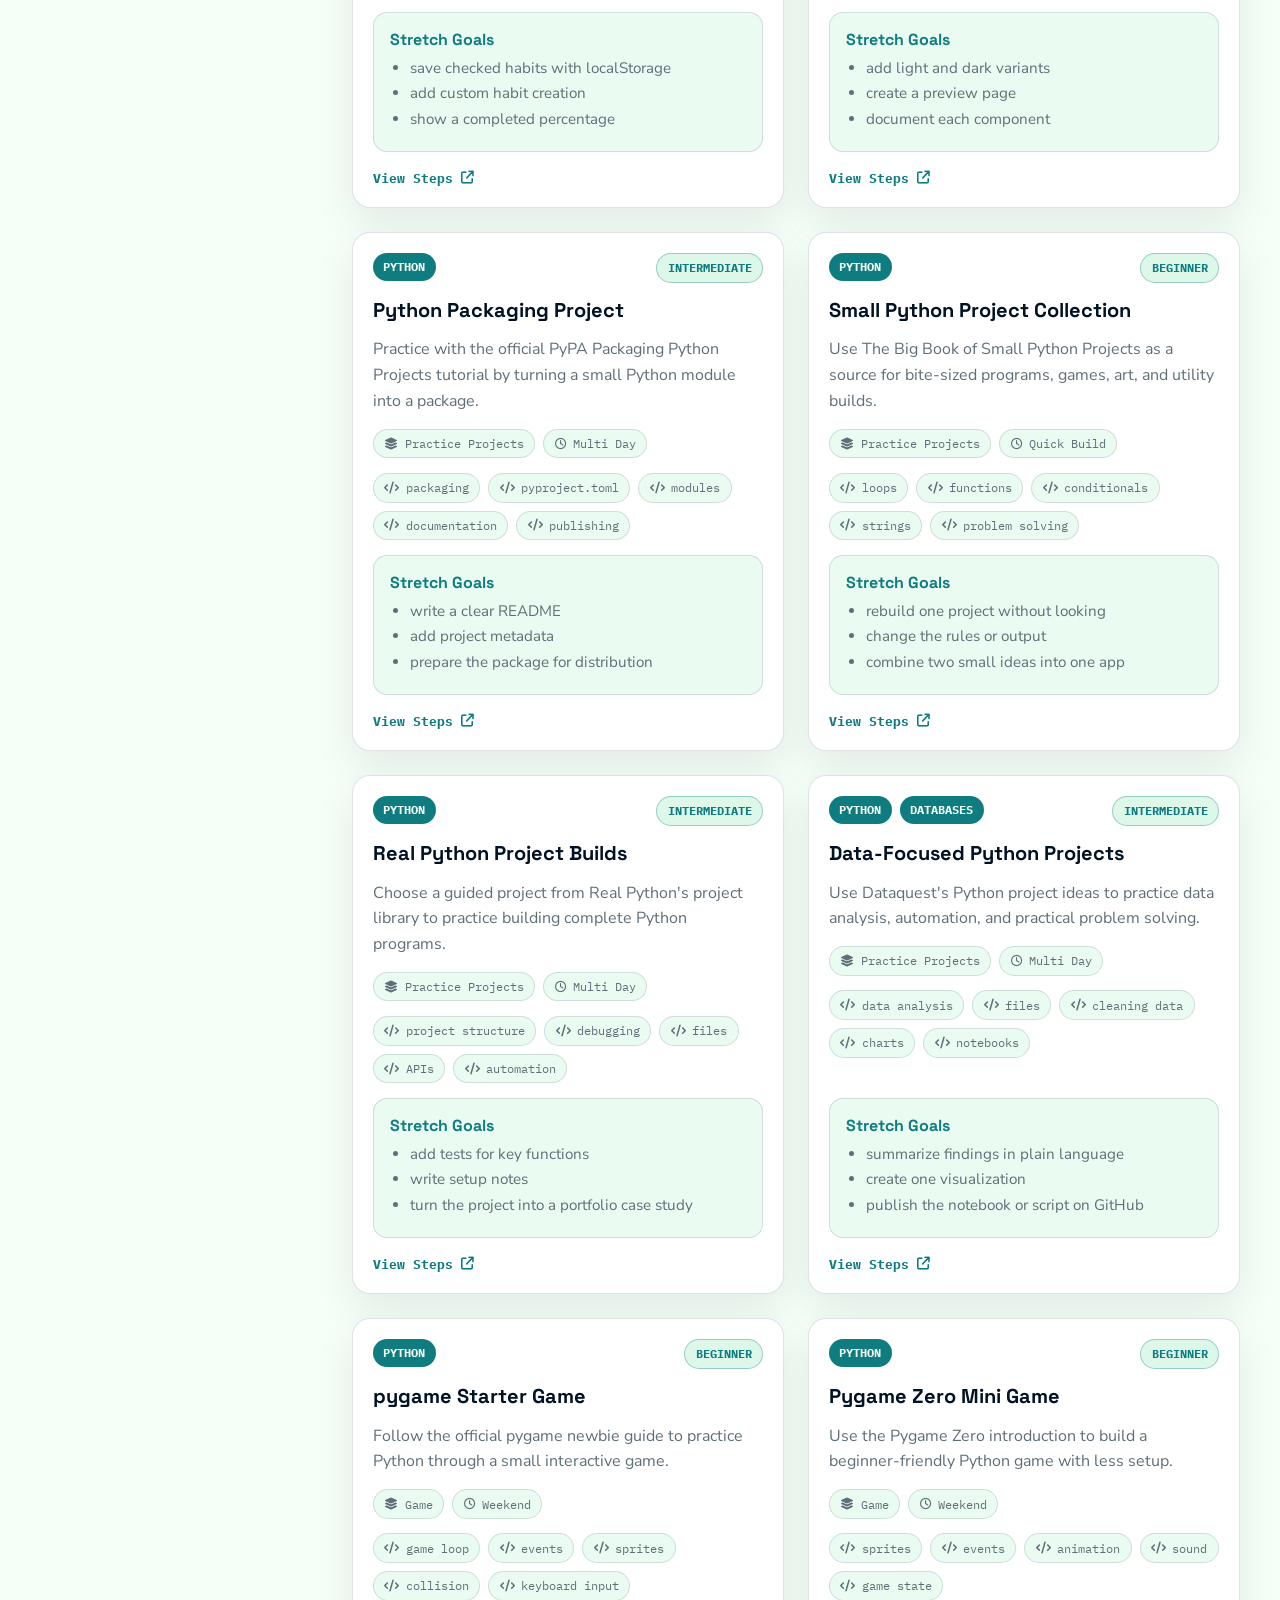
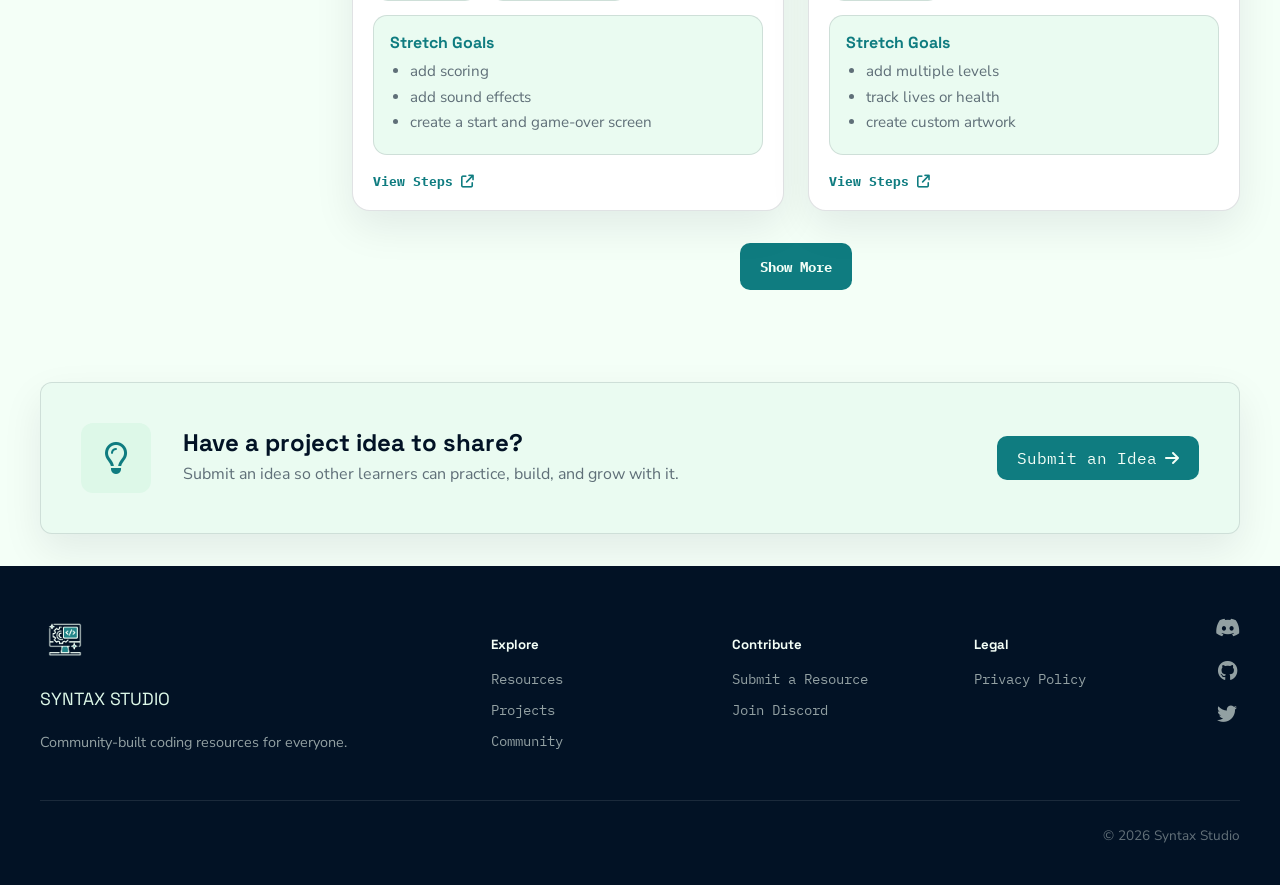
<file: projects.html>
<!doctype html>
<html lang="en">
  <head>
    <meta charset="UTF-8" />
    <meta name="viewport" content="width=device-width, initial-scale=1.0" />
    <meta
      name="description"
      content="Browse coding project ideas for beginners, builders, and self-taught developers through Syntax Studio."
    />

    <title>Project Ideas | Syntax Studio Resource Library</title>

    <link rel="preconnect" href="https://fonts.googleapis.com" />
    <link rel="preconnect" href="https://fonts.gstatic.com" crossorigin />
    <link
      href="https://fonts.googleapis.com/css2?family=IBM+Plex+Mono:ital,wght@0,100;0,200;0,300;0,400;0,500;0,600;0,700;1,100;1,200;1,300;1,400;1,500;1,600;1,700&family=Nunito+Sans:ital,opsz,wght@0,6..12,200..1000;1,6..12,200..1000&family=Space+Grotesk:wght@300..700&display=swap"
      rel="stylesheet"
    />
    <link
      rel="stylesheet"
      href="https://cdnjs.cloudflare.com/ajax/libs/font-awesome/6.5.0/css/all.min.css"
    />

    <link rel="stylesheet" href="styles.css" />
    <script src="projects-data.js" defer></script>
    <script src="projects.js" defer></script>
  </head>

  <body>
    <div class="page-glow" aria-hidden="true"></div>

    <header class="site-header">
      <div class="header-bar">
        <img
          src="images/syntax-studio-transparent.png"
          alt="syntax studio logo"
          class="logo"
        />
        <p class="logo-text">SYNTAX STUDIO</p>

        <nav class="site-nav" aria-label="Main navigation">
          <a class="index" href="index.html">HOME</a>
          <a class="resource" href="resources.html">RESOURCES</a>
          <a class="projects" href="projects.html" aria-current="page"
            >PROJECT IDEAS</a
          >
          <a class="community" href="community.html">COMMUNITY</a>
          <a class="submit" href="submit.html">SUBMIT RESOURCES</a>
        </nav>
      </div>

      <div class="projects-hero">
        <div class="projects-hero-text">
          <p class="greeting">PROJECT IDEAS</p>
          <h1 class="title">Find your next build.</h1>
          <p class="subheading">
            Browse project ideas by difficulty, tech stack, project type, and
            time estimate. Use these prompts to practice skills, build
            confidence, and create portfolio-ready work.
          </p>

          <div class="link1-parent">
            <a href="#project-library" class="resource-link">
              <i class="fa-solid fa-lightbulb"></i>
              Browse Ideas
            </a>
            <a href="submit.html" class="discord-link">
              <i class="fa-regular fa-file-lines"></i>
              Submit Idea
            </a>
          </div>
        </div>

        <div class="projects-hero-card">
          <div class="icon-wrapper project-hero-icon">
            <i class="fa-solid fa-folder-open card-icon"></i>
          </div>

          <div class="card-divider">
            <hr />
            <i class="fa-solid fa-heart divider-heart"></i>
            <hr />
          </div>

          <p>
            Use this page when you know what you want to practice, but need a
            real project idea to turn that practice into something buildable.
          </p>
        </div>
      </div>
    </header>

    <main id="main-content">
      <section
        class="project-paths-section"
        aria-labelledby="project-paths-title"
      >
        <p class="greeting">CHOOSE A PATH</p>
        <h2 id="project-paths-title">
          Start with the kind of project you need.
        </h2>
        <p class="project-section-intro">
          These paths help learners choose ideas based on where they are and
          what they want to practice.
        </p>

        <div class="project-path-grid">
          <article class="project-path-card">
            <div class="icon-wrapper">
              <i class="fa-solid fa-seedling card-icon"></i>
            </div>
            <h3>Beginner Builds</h3>
            <p>
              Small projects for practicing structure, styling, functions,
              arrays, objects, and basic DOM work.
            </p>
          </article>

          <article class="project-path-card">
            <div class="icon-wrapper">
              <i class="fa-solid fa-laptop-code card-icon"></i>
            </div>
            <h3>JavaScript Practice</h3>
            <p>
              Interactive projects focused on events, conditionals, loops, DOM
              updates, and user input.
            </p>
          </article>

          <article class="project-path-card">
            <div class="icon-wrapper">
              <i class="fa-solid fa-briefcase card-icon"></i>
            </div>
            <h3>Portfolio Projects</h3>
            <p>
              Polished builds that can become case studies, featured projects,
              or portfolio sections.
            </p>
          </article>

          <article class="project-path-card">
            <div class="icon-wrapper">
              <i class="fa-solid fa-rocket card-icon"></i>
            </div>
            <h3>Stretch Builds</h3>
            <p>
              Ideas with extra challenges for learners who want to push beyond
              the base version.
            </p>
          </article>
        </div>
      </section>

      <section
        class="project-controls-section"
        id="project-library"
        aria-labelledby="project-library-title"
      >
        <div class="project-controls-heading">
          <div>
            <p class="greeting">PROJECT LIBRARY</p>
            <h2 id="project-library-title">Browse Project Ideas</h2>
            <p>
              Search by title, description, difficulty, tech, project type, time
              estimate, skills, or stretch goals.
            </p>
          </div>

          <a href="submit.html" class="project-submit-link">
            Submit Idea
            <i class="fa-solid fa-arrow-right"></i>
          </a>
        </div>

        <div class="project-search-panel">
          <label for="project-search">Search project ideas</label>

          <div class="project-search-box">
            <i class="fa-solid fa-magnifying-glass"></i>
            <input
              type="search"
              id="project-search"
              placeholder="Search DOM, forms, portfolio, react, api, python..."
            />
          </div>

          <div class="project-filter-grid">
            <div class="project-filter-group">
              <label for="difficulty-filter">Difficulty</label>
              <select id="difficulty-filter">
                <option value="all">All Difficulties</option>
                <option value="beginner">Beginner</option>
                <option value="intermediate">Intermediate</option>
                <option value="advanced">Advanced</option>
              </select>
            </div>

            <div class="project-filter-group">
              <label for="tech-filter">Tech</label>
              <select id="tech-filter">
                <option value="all">All Tech</option>
                <option value="html-css">HTML & CSS</option>
                <option value="javascript">JavaScript</option>
                <option value="react">React</option>
                <option value="python">Python</option>
                <option value="api">API</option>
                <option value="backend">Backend</option>
                <option value="databases">Databases</option>
              </select>
            </div>

            <div class="project-filter-group">
              <label for="type-filter">Type</label>
              <select id="type-filter">
                <option value="all">All Types</option>
                <option value="layout-practice">Layout Practice</option>
                <option value="dom-practice">DOM Practice</option>
                <option value="form-project">Form Project</option>
                <option value="mini-app">Mini App</option>
                <option value="api-project">API Project</option>
                <option value="portfolio-project">Portfolio Project</option>
                <option value="practice-projects">Practice Projects</option>
                <option value="game">Game</option>
                <option value="community-challenge">Community Challenge</option>
              </select>
            </div>

            <div class="project-filter-group">
              <label for="time-filter">Time</label>
              <select id="time-filter">
                <option value="all">All Time Estimates</option>
                <option value="quick-build">Quick Build</option>
                <option value="weekend">Weekend</option>
                <option value="multi-day">Multi-Day</option>
                <option value="larger-project">Larger Project</option>
              </select>
            </div>
          </div>

          <div class="project-filter-actions">
            <p id="project-count" aria-live="polite">Showing 0 project ideas</p>

            <button type="button" id="clear-project-filters">
              Clear Filters
            </button>
          </div>
        </div>
      </section>

      <section
        class="project-results-section"
        aria-label="Project idea results"
      >
        <div class="project-results-layout">
          <aside class="project-guide" aria-label="Project guide">
            <div class="project-guide-card">
              <h2>How to Choose</h2>
              <ul class="project-guide-list">
                <li>choose beginner if you are practicing basics</li>
                <li>choose DOM practice for interactivity</li>
                <li>choose portfolio when you want polish</li>
                <li>save stretch goals until the base version works</li>
              </ul>
            </div>

            <div class="project-guide-card">
              <h2>Good Project Flow</h2>
              <ul class="project-guide-list">
                <li>build the smallest version first</li>
                <li>test each feature as you add it</li>
                <li>write down bugs as you find them</li>
                <li>add stretch goals last</li>
              </ul>
            </div>

            <div class="project-guide-card">
              <h2>Common Skills</h2>

              <div class="project-tags">
                <span>forms</span>
                <span>arrays</span>
                <span>objects</span>
                <span>DOM</span>
                <span>events</span>
                <span>localStorage</span>
                <span>fetch</span>
                <span>responsive design</span>
              </div>
            </div>
          </aside>

          <section class="project-results-main">
            <div class="project-card-grid" id="project-grid"></div>

            <button
              type="button"
              class="show-more-projects-button"
              id="show-more-projects"
            >
              Show More
            </button>

            <div class="project-empty-state" id="project-empty-state">
              <i class="fa-solid fa-folder-open"></i>
              <h3>No project ideas found</h3>
              <p>Try changing your search or clearing the filters.</p>
            </div>
          </section>
        </div>
      </section>

      <section
        class="projects-callout"
        aria-labelledby="projects-callout-title"
      >
        <div class="callout-icon">
          <i class="fa-regular fa-lightbulb"></i>
        </div>

        <div class="callout-text">
          <h3 id="projects-callout-title">Have a project idea to share?</h3>
          <p>
            Submit an idea so other learners can practice, build, and grow with
            it.
          </p>
        </div>

        <a href="submit.html" class="callout-btn">
          Submit an Idea
          <i class="fa-solid fa-arrow-right"></i>
        </a>
      </section>

      <div class="project-modal" id="project-modal" aria-hidden="true">
        <div class="project-modal-backdrop" data-close-project-modal></div>

        <section
          class="project-modal-panel"
          role="dialog"
          aria-modal="true"
          aria-labelledby="project-modal-title"
        >
          <button
            type="button"
            class="project-modal-close"
            id="project-modal-close"
            aria-label="Close project details"
          >
            <i class="fa-solid fa-xmark"></i>
          </button>

          <div class="project-modal-content" id="project-modal-content"></div>
        </section>
      </div>
    </main>

    <footer>
      <div class="footer-inner">
        <div class="footer-brand">
          <img
            src="images/syntax-studio-logo-inv.png"
            alt="syntax studio logo"
            class="footer-logo"
          />
          <p class="logo-text2">SYNTAX STUDIO</p>
          <p class="footer-tagline">
            Community-built coding resources for everyone.
          </p>
        </div>

        <div class="footer-nav-group">
          <h5>Explore</h5>
          <nav>
            <a href="resources.html">Resources</a>
            <a href="projects.html">Projects</a>
            <a href="community.html">Community</a>
          </nav>
        </div>

        <div class="footer-nav-group">
          <h5>Contribute</h5>
          <nav>
            <a href="submit.html">Submit a Resource</a>
            <a href="https://discord.gg/zPbatCMyJx">Join Discord</a>
          </nav>
        </div>

        <div class="footer-nav-group">
          <h5>Legal</h5>

          <nav>
            <a href="privacy.html">Privacy Policy</a>
          </nav>
        </div>

        <div class="footer-social">
          <a
            href="https://discord.gg/zPbatCMyJx"
            aria-label="Join Syntax Studio on Discord"
          >
            <i class="fa-brands fa-discord"></i>
          </a>
          <a
            href="https://github.com/kaymade"
            aria-label="Visit Syntax Studio on GitHub"
          >
            <i class="fa-brands fa-github"></i>
          </a>
          <a
            href="https://x.com/syntaxstudio_?s=21"
            aria-label="Visit Syntax Studio on X"
          >
            <i class="fa-brands fa-twitter"></i>
          </a>
        </div>
      </div>

      <p class="footer-copyright">© 2026 Syntax Studio</p>
    </footer>
  </body>
</html>
</file>
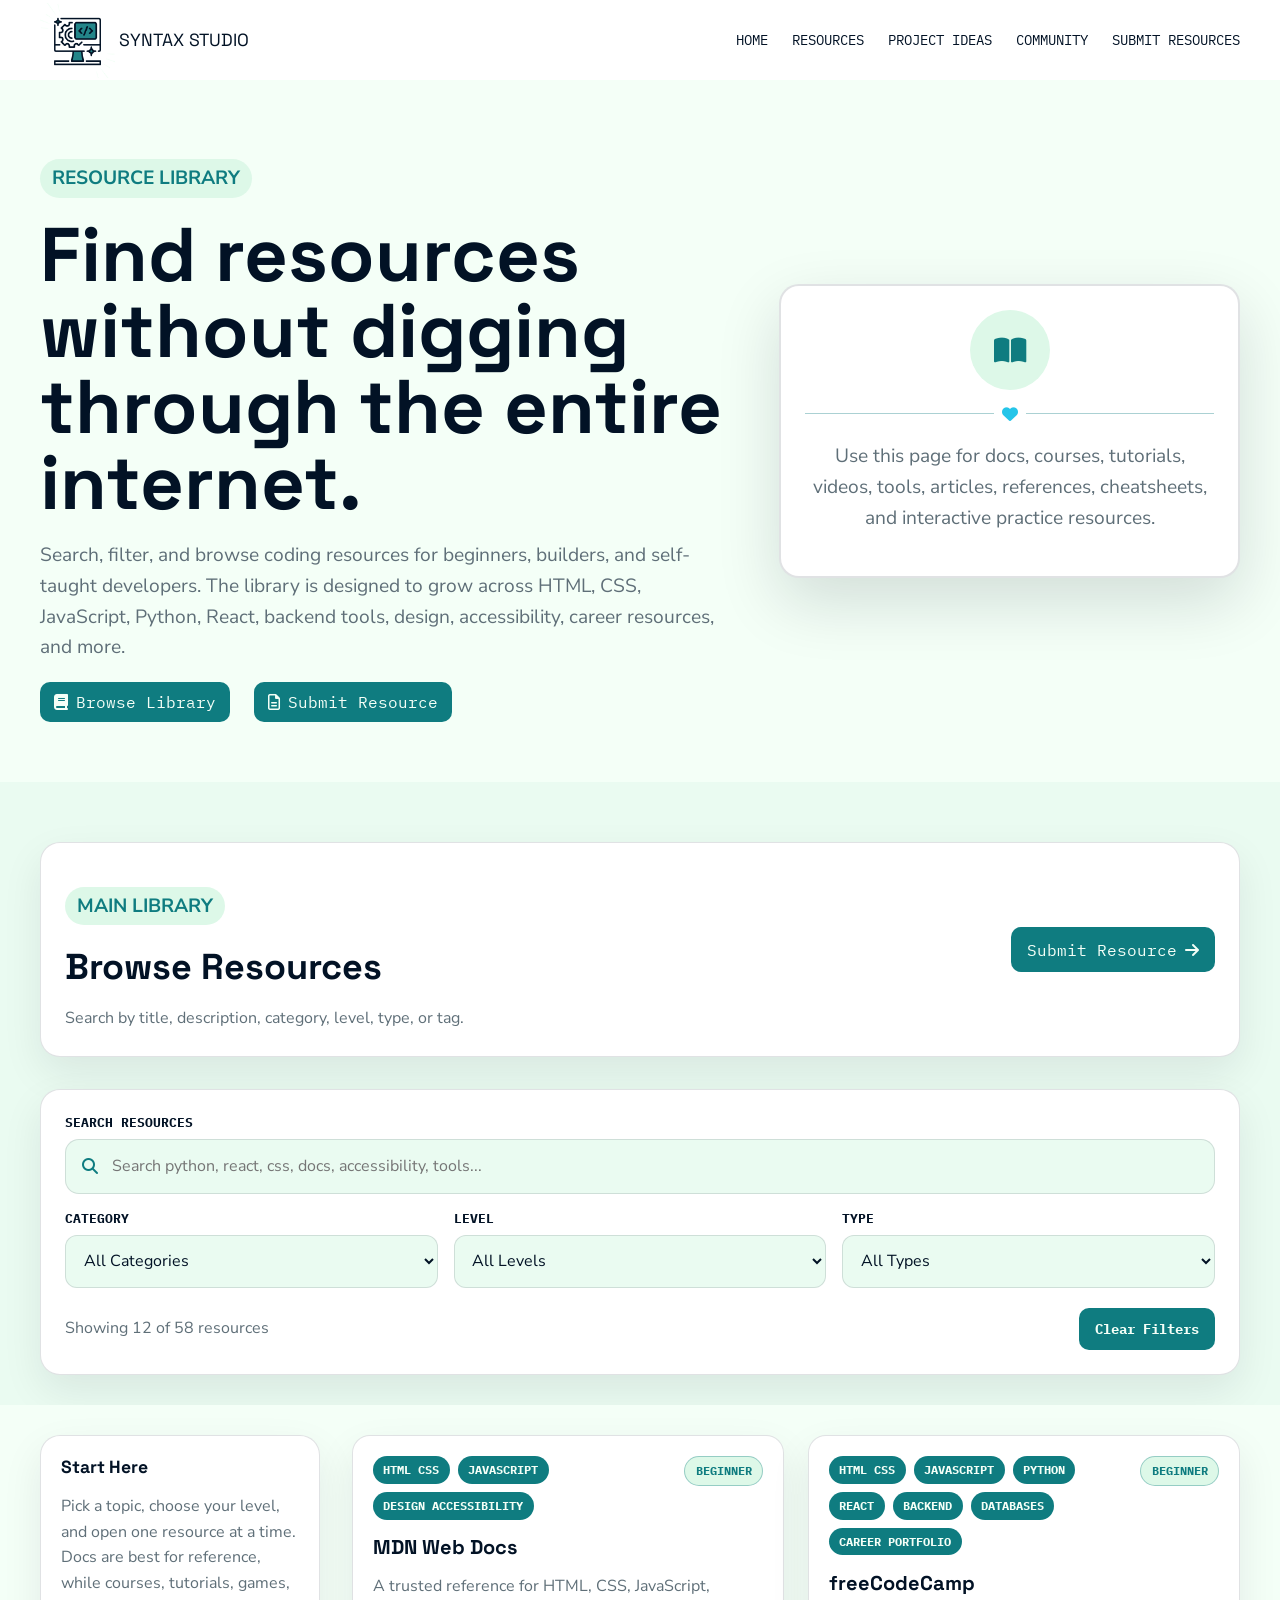
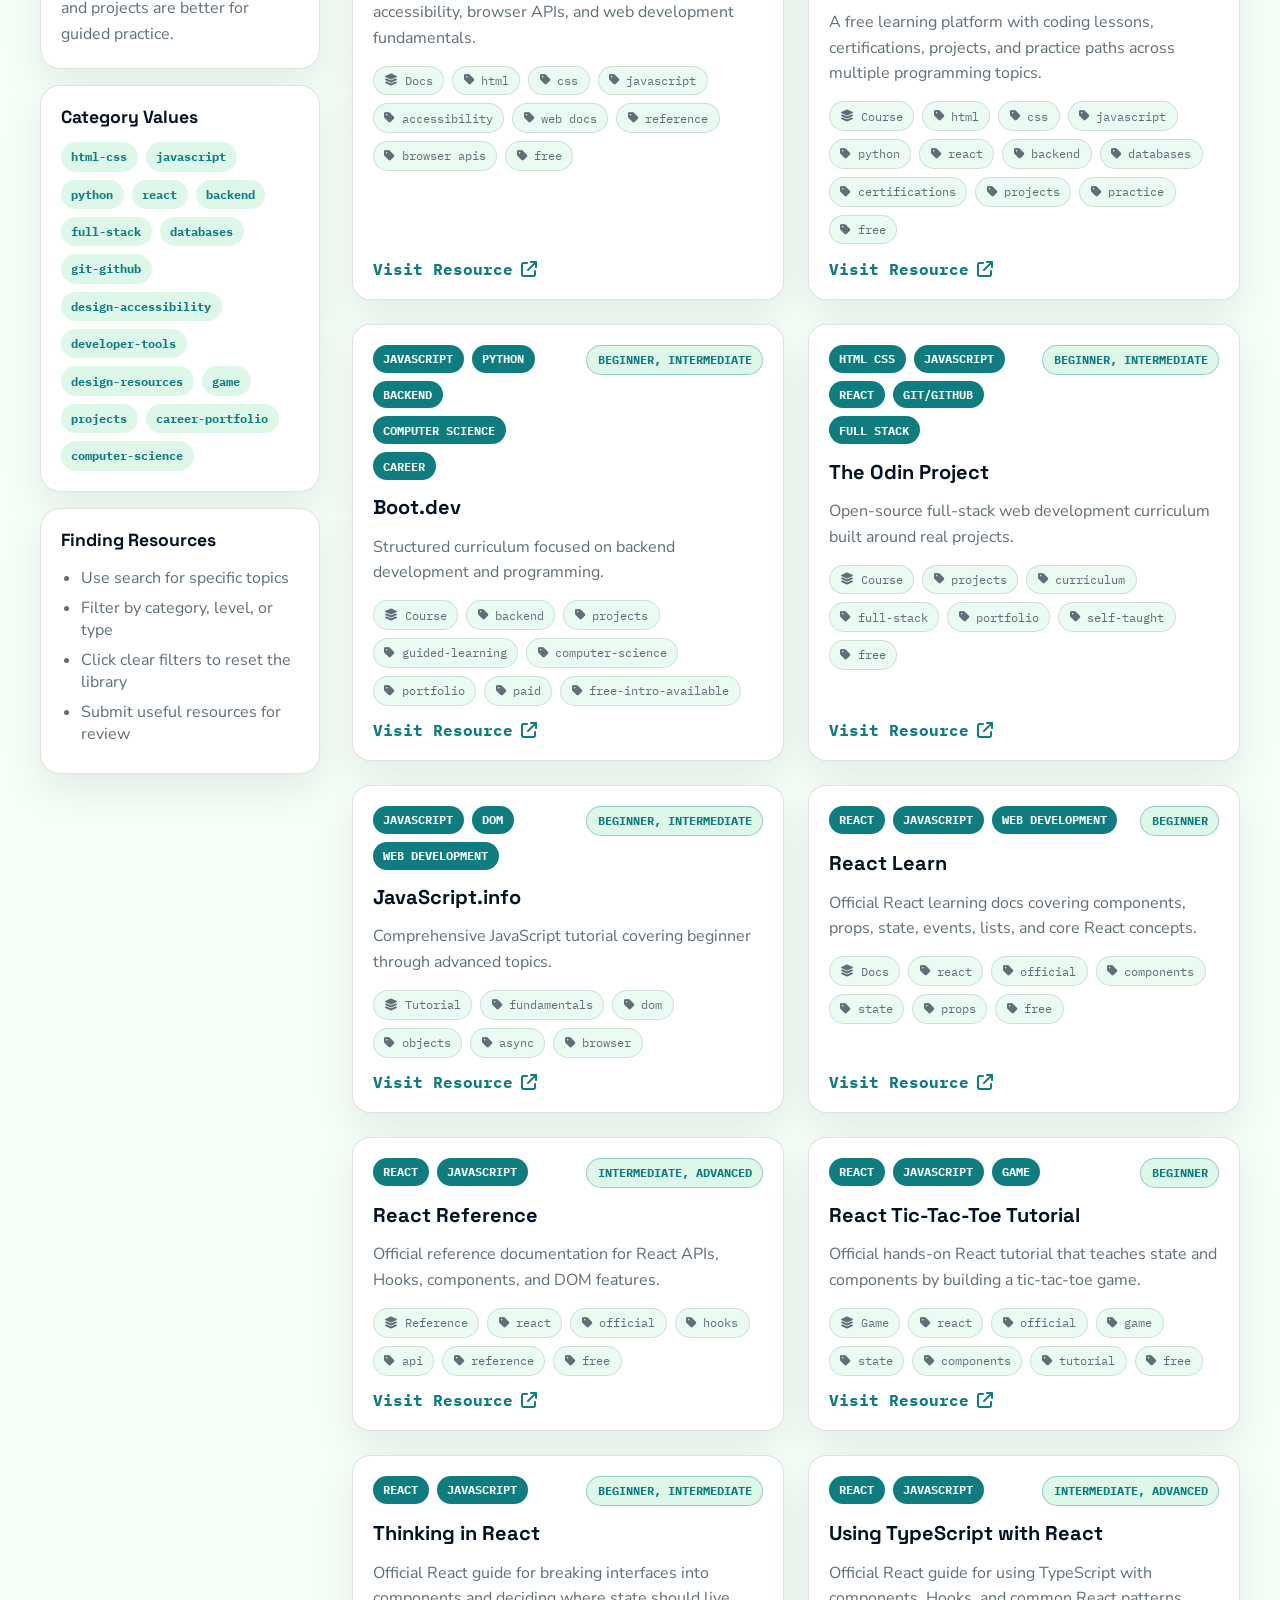
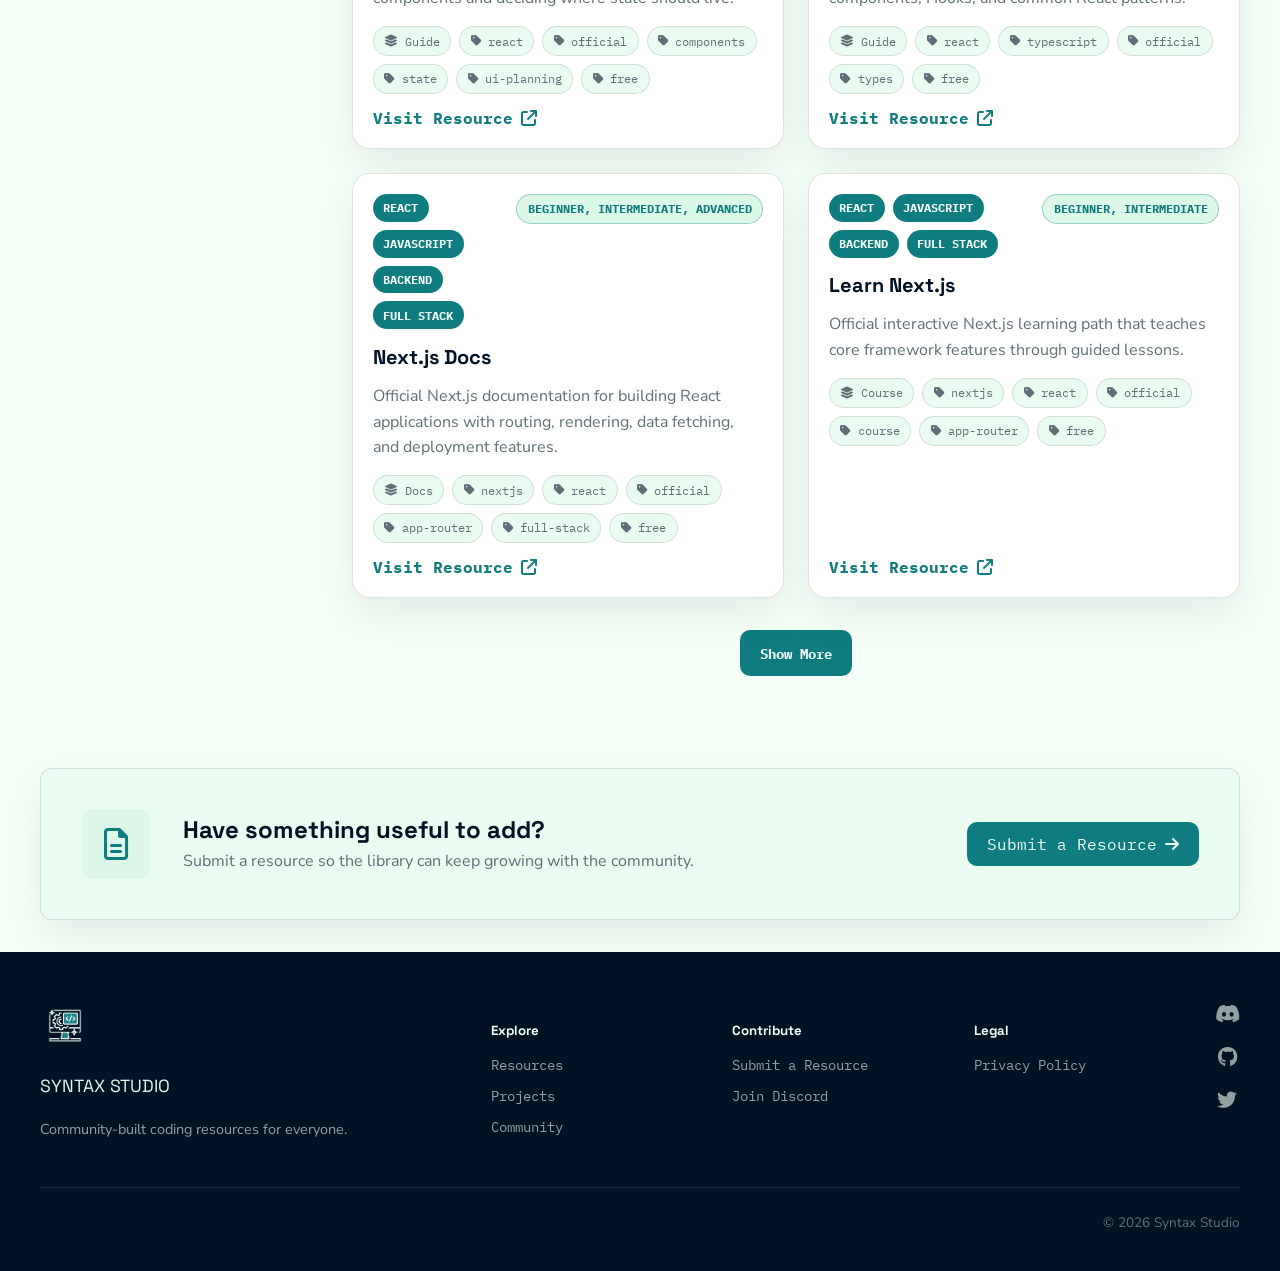
<file: resources.html>
<!doctype html>
<html lang="en">
  <head>
    <meta charset="UTF-8" />
    <meta name="viewport" content="width=device-width, initial-scale=1.0" />
    <meta
      name="description"
      content="Browse coding resources for beginners, builders, and self-taught developers through the Syntax Studio Resource Library."
    />

    <title>Resources | Syntax Studio Resource Library</title>

    <link rel="preconnect" href="https://fonts.googleapis.com" />
    <link rel="preconnect" href="https://fonts.gstatic.com" crossorigin />
    <link
      href="https://fonts.googleapis.com/css2?family=IBM+Plex+Mono:ital,wght@0,100;0,200;0,300;0,400;0,500;0,600;0,700;1,100;1,200;1,300;1,400;1,500;1,600;1,700&family=Nunito+Sans:ital,opsz,wght@0,6..12,200..1000;1,6..12,200..1000&family=Space+Grotesk:wght@300..700&display=swap"
      rel="stylesheet"
    />
    <link
      rel="stylesheet"
      href="https://cdnjs.cloudflare.com/ajax/libs/font-awesome/6.5.0/css/all.min.css"
    />

    <link rel="stylesheet" href="styles.css" />
    <script src="resources-data.js" defer></script>
    <script src="resources.js" defer></script>
  </head>

  <body>
    <div class="page-glow" aria-hidden="true"></div>

    <header class="site-header">
      <div class="header-bar">
        <img
          src="images/syntax-studio-transparent.png"
          alt="syntax studio logo"
          class="logo"
        />
        <p class="logo-text">SYNTAX STUDIO</p>

        <nav class="site-nav" aria-label="Main navigation">
          <a class="index" href="index.html">HOME</a>
          <a class="resource" href="resources.html" aria-current="page"
            >RESOURCES</a
          >
          <a class="projects" href="projects.html">PROJECT IDEAS</a>
          <a class="community" href="community.html">COMMUNITY</a>
          <a class="submit" href="submit.html">SUBMIT RESOURCES</a>
        </nav>
      </div>

      <div class="resources-hero">
        <div class="resources-hero-text">
          <p class="greeting">RESOURCE LIBRARY</p>
          <h1 class="title">
            Find resources without digging through the entire internet.
          </h1>
          <p class="subheading">
            Search, filter, and browse coding resources for beginners, builders,
            and self-taught developers. The library is designed to grow across
            HTML, CSS, JavaScript, Python, React, backend tools, design,
            accessibility, career resources, and more.
          </p>

          <div class="link1-parent">
            <a href="#resource-library" class="resource-link">
              <i class="fa-solid fa-book"></i>
              Browse Library
            </a>
            <a href="submit.html" class="discord-link">
              <i class="fa-regular fa-file-lines"></i>
              Submit Resource
            </a>
          </div>
        </div>

        <div class="resources-hero-card">
          <div class="icon-wrapper resource-hero-icon">
            <i class="fa-solid fa-book-open card-icon"></i>
          </div>

          <div class="card-divider">
            <hr />
            <i class="fa-solid fa-heart divider-heart"></i>
            <hr />
          </div>

          <p>
            Use this page for docs, courses, tutorials, videos, tools, articles,
            references, cheatsheets, and interactive practice resources.
          </p>
        </div>
      </div>
    </header>

    <main id="main-content">
      <section
        class="resource-controls-section"
        id="resource-library"
        aria-labelledby="resource-library-title"
      >
        <div class="resource-controls-heading">
          <div>
            <p class="greeting">MAIN LIBRARY</p>
            <h2 id="resource-library-title">Browse Resources</h2>
            <p>Search by title, description, category, level, type, or tag.</p>
          </div>

          <a href="submit.html" class="resource-submit-link">
            Submit Resource
            <i class="fa-solid fa-arrow-right"></i>
          </a>
        </div>

        <div class="resource-search-panel">
          <label for="resource-search">Search resources</label>

          <div class="resource-search-box">
            <i class="fa-solid fa-magnifying-glass"></i>
            <input
              type="search"
              id="resource-search"
              placeholder="Search python, react, css, docs, accessibility, tools..."
            />
          </div>

          <div class="resource-filter-grid">
            <div class="resource-filter-group">
              <label for="category-filter">Category</label>
              <select id="category-filter">
                <option value="all">All Categories</option>
                <option value="html-css">HTML & CSS</option>
                <option value="javascript">JavaScript</option>
                <option value="python">Python</option>
                <option value="react">React</option>
                <option value="backend">Backend</option>
                <option value="full-stack">Full Stack</option>
                <option value="databases">Databases</option>
                <option value="git-github">Git & GitHub</option>
                <option value="design-accessibility">
                  Design & Accessibility
                </option>
                <option value="developer-tools">Developer Tools</option>
                <option value="design-resources">Design Resources</option>
                <option value="game">Game</option>
                <option value="projects">Projects</option>
                <option value="career-portfolio">Career & Portfolio</option>
                <option value="computer-science">Computer Science</option>
              </select>
            </div>

            <div class="resource-filter-group">
              <label for="level-filter">Level</label>
              <select id="level-filter">
                <option value="all">All Levels</option>
                <option value="beginner">Beginner</option>
                <option value="intermediate">Intermediate</option>
                <option value="advanced">Advanced</option>
              </select>
            </div>

            <div class="resource-filter-group">
              <label for="type-filter">Type</label>
              <select id="type-filter">
                <option value="all">All Types</option>
                <option value="docs">Docs</option>
                <option value="course">Course</option>
                <option value="tutorial">Tutorial</option>
                <option value="guide">Guide</option>
                <option value="video">Video</option>
                <option value="tool">Tool</option>
                <option value="article">Article</option>
                <option value="reference">Reference</option>
                <option value="interactive">Interactive</option>
                <option value="game">Game</option>
                <option value="challenge">Challenge</option>
                <option value="project">Project</option>
                <option value="asset-library">Asset Library</option>
                <option value="cheatsheet">Cheatsheet</option>
                <option value="book">Book</option>
              </select>
            </div>
          </div>

          <div class="resource-filter-actions">
            <p id="resource-count" aria-live="polite">Showing 0 resources</p>

            <button type="button" id="clear-filters">Clear Filters</button>
          </div>
        </div>
      </section>

      <section class="resource-results-section" aria-label="Resource results">
        <div class="resource-results-layout">
          <aside class="resource-guide" aria-label="Resource guide">
            <div class="resource-guide-card">
              <h2>Start Here</h2>
              <p>
                Pick a topic, choose your level, and open one resource at a
                time. Docs are best for reference, while courses, tutorials,
                games, and projects are better for guided practice.
              </p>
            </div>

            <div class="resource-guide-card">
              <h2>Category Values</h2>

              <div class="resource-tags">
                <span>html-css</span>
                <span>javascript</span>
                <span>python</span>
                <span>react</span>
                <span>backend</span>
                <span>full-stack</span>
                <span>databases</span>
                <span>git-github</span>
                <span>design-accessibility</span>
                <span>developer-tools</span>
                <span>design-resources</span>
                <span>game</span>
                <span>projects</span>
                <span>career-portfolio</span>
                <span>computer-science</span>
              </div>
            </div>

            <div class="resource-guide-card">
              <h2>Finding Resources</h2>

              <ul class="resource-guide-list">
                <li>Use search for specific topics</li>
                <li>Filter by category, level, or type</li>
                <li>Click clear filters to reset the library</li>
                <li>Submit useful resources for review</li>
              </ul>
            </div>
          </aside>

          <section class="resource-results-main">
            <div class="resource-card-grid" id="resource-grid"></div>

            <button
              type="button"
              class="show-more-button"
              id="show-more-resources"
            >
              Show More
            </button>

            <div class="resource-empty-state" id="resource-empty-state">
              <i class="fa-solid fa-folder-open"></i>
              <h3>No resources found</h3>
              <p>Try changing your search or clearing the filters.</p>
            </div>
          </section>
        </div>
      </section>

      <section
        class="resources-callout"
        aria-labelledby="resources-callout-title"
      >
        <div class="callout-icon">
          <i class="fa-regular fa-file-lines"></i>
        </div>

        <div class="callout-text">
          <h3 id="resources-callout-title">Have something useful to add?</h3>
          <p>
            Submit a resource so the library can keep growing with the
            community.
          </p>
        </div>

        <a href="submit.html" class="callout-btn">
          Submit a Resource
          <i class="fa-solid fa-arrow-right"></i>
        </a>
      </section>
    </main>

    <footer>
      <div class="footer-inner">
        <div class="footer-brand">
          <img
            src="images/syntax-studio-logo-inv.png"
            alt="syntax studio logo"
            class="footer-logo"
          />
          <p class="logo-text2">SYNTAX STUDIO</p>
          <p class="footer-tagline">
            Community-built coding resources for everyone.
          </p>
        </div>

        <div class="footer-nav-group">
          <h5>Explore</h5>
          <nav>
            <a href="resources.html">Resources</a>
            <a href="projects.html">Projects</a>
            <a href="community.html">Community</a>
          </nav>
        </div>

        <div class="footer-nav-group">
          <h5>Contribute</h5>
          <nav>
            <a href="submit.html">Submit a Resource</a>
            <a href="https://discord.gg/zPbatCMyJx">Join Discord</a>
          </nav>
        </div>

        <div class="footer-nav-group">
          <h5>Legal</h5>

          <nav>
            <a href="privacy.html">Privacy Policy</a>
          </nav>
        </div>

        <div class="footer-social">
          <a
            href="https://discord.gg/zPbatCMyJx"
            aria-label="Join Syntax Studio on Discord"
          >
            <i class="fa-brands fa-discord"></i>
          </a>
          <a
            href="https://github.com/kaymade"
            aria-label="Visit Syntax Studio on GitHub"
          >
            <i class="fa-brands fa-github"></i>
          </a>
          <a
            href="https://x.com/syntaxstudio_?s=21"
            aria-label="Visit Syntax Studio on X"
          >
            <i class="fa-brands fa-twitter"></i>
          </a>
        </div>
      </div>

      <p class="footer-copyright">© 2026 Syntax Studio</p>
    </footer>
  </body>
</html>
</file>
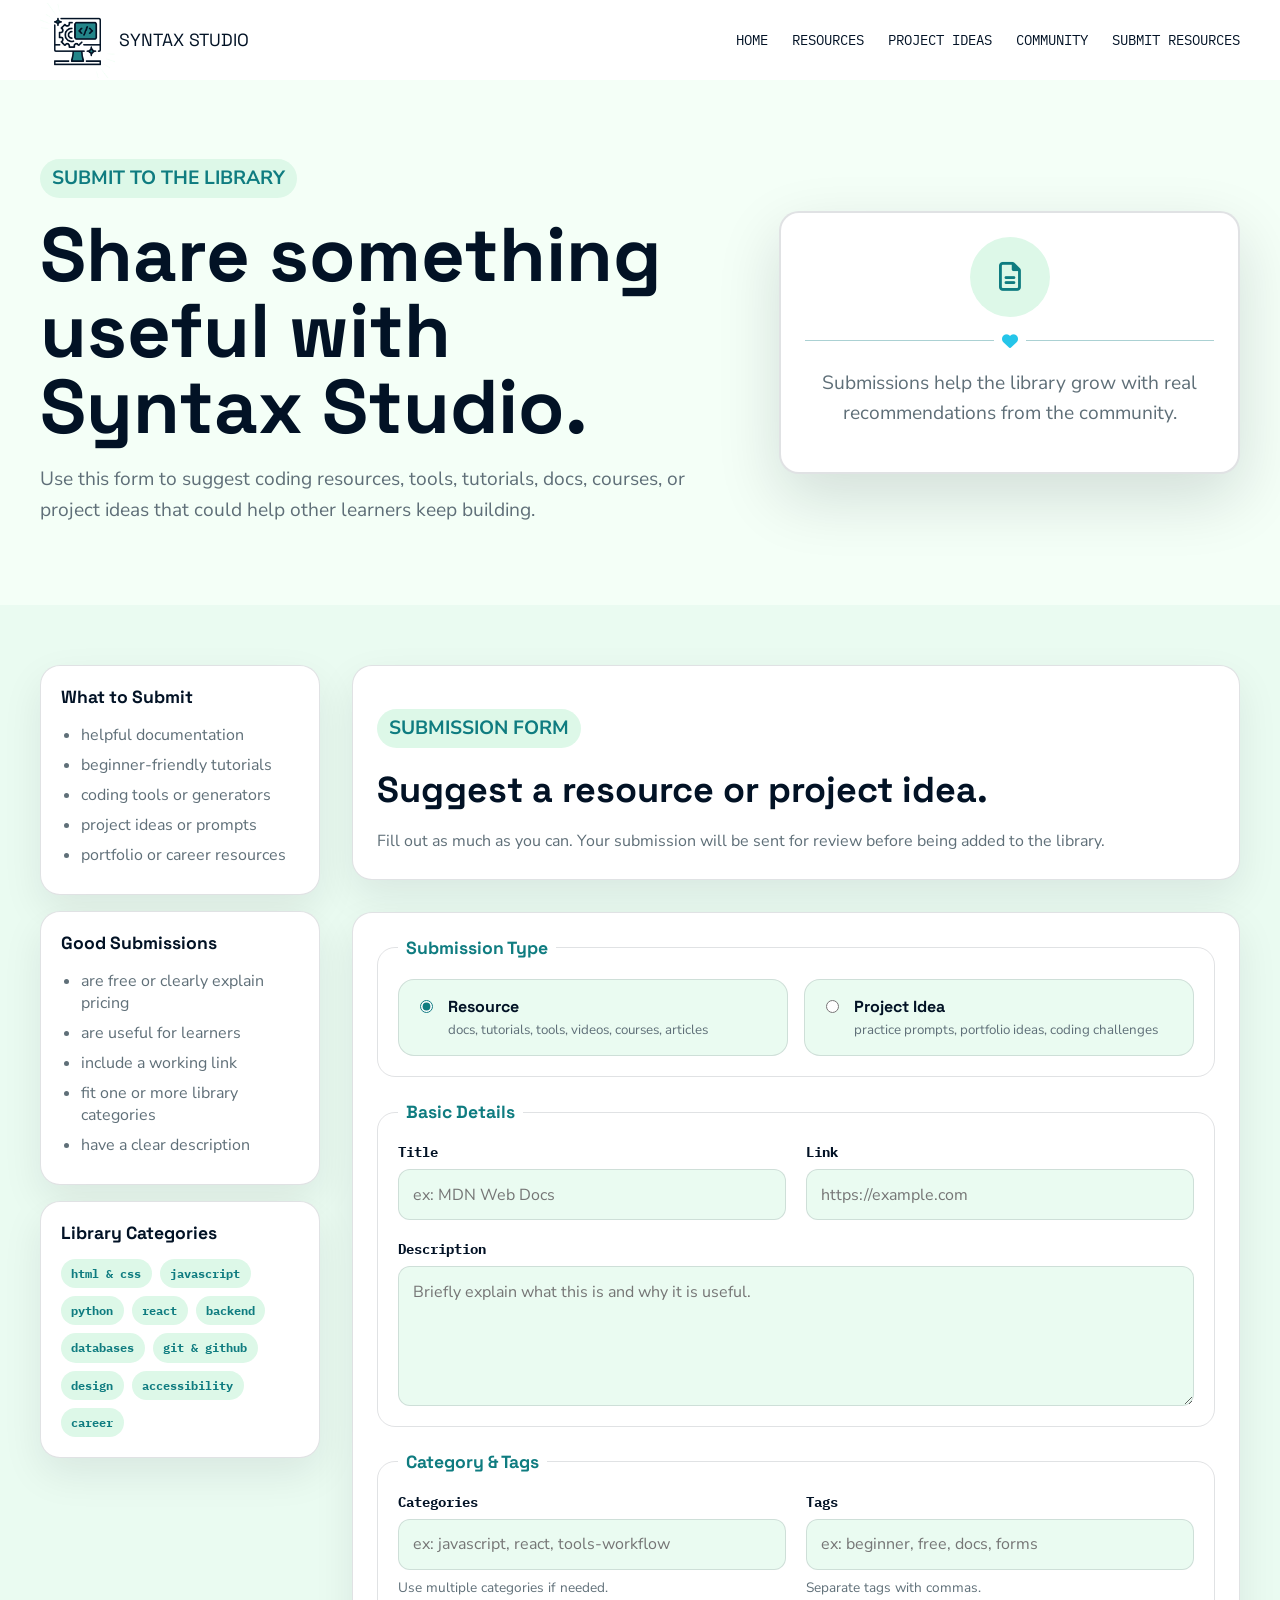
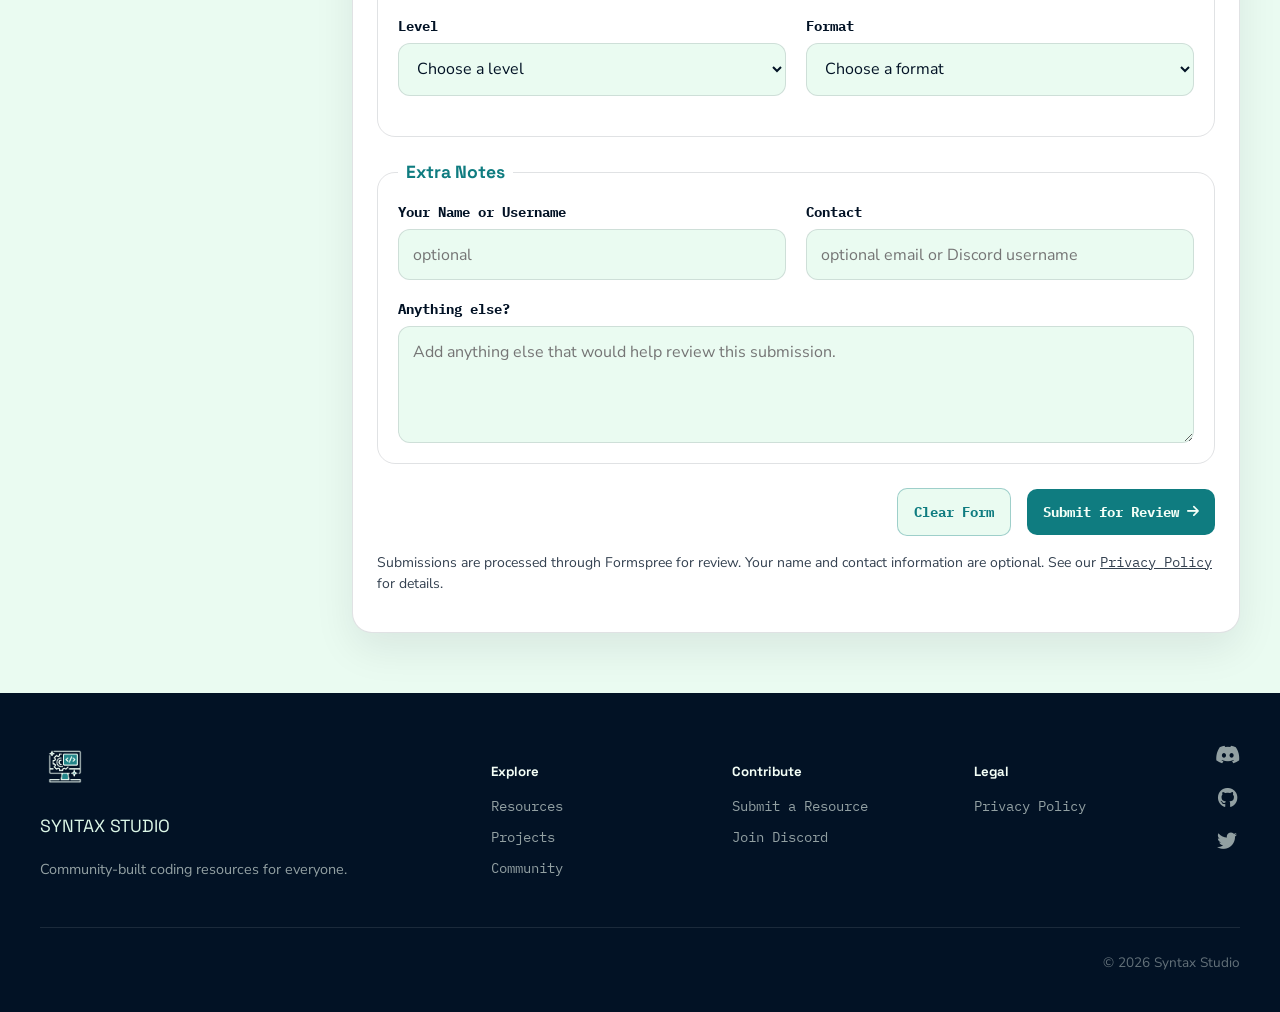
<file: submit.html>
<!doctype html>
<html lang="en">
  <head>
    <meta charset="UTF-8" />
    <meta name="viewport" content="width=device-width, initial-scale=1.0" />
    <meta
      name="description"
      content="Submit a coding resource or project idea to the Syntax Studio Resource Library."
    />

    <title>Submit Resources | Syntax Studio Resource Library</title>

    <link rel="preconnect" href="https://fonts.googleapis.com" />
    <link rel="preconnect" href="https://fonts.gstatic.com" crossorigin />
    <link
      href="https://fonts.googleapis.com/css2?family=IBM+Plex+Mono:ital,wght@0,100;0,200;0,300;0,400;0,500;0,600;1,400;1,500;1,600;1,700&family=Nunito+Sans:ital,opsz,wght@0,6..12,200..1000;1,6..12,200..1000&family=Space+Grotesk:wght@300..700&display=swap"
      rel="stylesheet"
    />
    <link
      rel="stylesheet"
      href="https://cdnjs.cloudflare.com/ajax/libs/font-awesome/6.5.0/css/all.min.css"
    />

    <link rel="stylesheet" href="styles.css" />
  </head>

  <body>
    <div class="page-glow" aria-hidden="true"></div>

    <header class="site-header">
      <div class="header-bar">
        <img
          src="images/syntax-studio-transparent.png"
          alt="syntax studio logo"
          class="logo"
        />
        <p class="logo-text">SYNTAX STUDIO</p>

        <nav class="site-nav" aria-label="Main navigation">
          <a class="index" href="index.html">HOME</a>
          <a class="resource" href="resources.html">RESOURCES</a>
          <a class="projects" href="projects.html">PROJECT IDEAS</a>
          <a class="community" href="community.html">COMMUNITY</a>
          <a class="submit" href="submit.html" aria-current="page"
            >SUBMIT RESOURCES</a
          >
        </nav>
      </div>

      <div class="submit-hero">
        <div class="submit-hero-text">
          <p class="greeting">SUBMIT TO THE LIBRARY</p>
          <h1 class="title">Share something useful with Syntax Studio.</h1>
          <p class="subheading">
            Use this form to suggest coding resources, tools, tutorials, docs,
            courses, or project ideas that could help other learners keep
            building.
          </p>
        </div>

        <div class="submit-hero-card">
          <div class="icon-wrapper submit-hero-icon">
            <i class="fa-regular fa-file-lines card-icon"></i>
          </div>

          <div class="card-divider">
            <hr />
            <i class="fa-solid fa-heart divider-heart"></i>
            <hr />
          </div>

          <p>
            Submissions help the library grow with real recommendations from the
            community.
          </p>
        </div>
      </div>
    </header>

    <main id="main-content">
      <section class="submit-layout" aria-labelledby="submit-title">
        <aside class="submit-guide" aria-label="Submission guide">
          <div class="submit-guide-card">
            <h2>What to Submit</h2>

            <ul class="submit-guide-list">
              <li>helpful documentation</li>
              <li>beginner-friendly tutorials</li>
              <li>coding tools or generators</li>
              <li>project ideas or prompts</li>
              <li>portfolio or career resources</li>
            </ul>
          </div>

          <div class="submit-guide-card">
            <h2>Good Submissions</h2>

            <ul class="submit-guide-list">
              <li>are free or clearly explain pricing</li>
              <li>are useful for learners</li>
              <li>include a working link</li>
              <li>fit one or more library categories</li>
              <li>have a clear description</li>
            </ul>
          </div>

          <div class="submit-guide-card">
            <h2>Library Categories</h2>

            <div class="submit-tags">
              <span>html & css</span>
              <span>javascript</span>
              <span>python</span>
              <span>react</span>
              <span>backend</span>
              <span>databases</span>
              <span>git & github</span>
              <span>design</span>
              <span>accessibility</span>
              <span>career</span>
            </div>
          </div>
        </aside>

        <section class="submit-main">
          <div class="submit-heading">
            <p class="greeting">SUBMISSION FORM</p>
            <h2 id="submit-title">Suggest a resource or project idea.</h2>
            <p>
              Fill out as much as you can. Your submission will be sent for
              review before being added to the library.
            </p>
          </div>

          <form
            class="submit-form"
            action="https://formspree.io/f/xvzyjvwz"
            method="post"
          >
            <fieldset>
              <legend>Submission Type</legend>

              <div class="radio-group">
                <label class="radio-card">
                  <input
                    type="radio"
                    name="submission-type"
                    value="resource"
                    checked
                  />
                  <span>
                    <strong>Resource</strong>
                    <small
                      >docs, tutorials, tools, videos, courses, articles</small
                    >
                  </span>
                </label>

                <label class="radio-card">
                  <input
                    type="radio"
                    name="submission-type"
                    value="project-idea"
                  />
                  <span>
                    <strong>Project Idea</strong>
                    <small
                      >practice prompts, portfolio ideas, coding
                      challenges</small
                    >
                  </span>
                </label>
              </div>
            </fieldset>

            <fieldset>
              <legend>Basic Details</legend>

              <div class="form-grid">
                <div class="form-group">
                  <label for="submission-title">Title</label>
                  <input
                    type="text"
                    id="submission-title"
                    name="submission-title"
                    placeholder="ex: MDN Web Docs"
                    required
                  />
                </div>

                <div class="form-group">
                  <label for="submission-link">Link</label>
                  <input
                    type="url"
                    id="submission-link"
                    name="submission-link"
                    placeholder="https://example.com"
                  />
                </div>
              </div>

              <div class="form-group">
                <label for="submission-description">Description</label>
                <textarea
                  id="submission-description"
                  name="submission-description"
                  rows="5"
                  placeholder="Briefly explain what this is and why it is useful."
                  required
                ></textarea>
              </div>
            </fieldset>

            <fieldset>
              <legend>Category & Tags</legend>

              <div class="form-grid">
                <div class="form-group">
                  <label for="submission-categories">Categories</label>
                  <input
                    type="text"
                    id="submission-categories"
                    name="submission-categories"
                    placeholder="ex: javascript, react, tools-workflow"
                  />
                  <small>Use multiple categories if needed.</small>
                </div>

                <div class="form-group">
                  <label for="submission-tags">Tags</label>
                  <input
                    type="text"
                    id="submission-tags"
                    name="submission-tags"
                    placeholder="ex: beginner, free, docs, forms"
                  />
                  <small>Separate tags with commas.</small>
                </div>
              </div>

              <div class="form-grid">
                <div class="form-group">
                  <label for="submission-level">Level</label>
                  <select id="submission-level" name="submission-level">
                    <option value="">Choose a level</option>
                    <option value="beginner">Beginner</option>
                    <option value="intermediate">Intermediate</option>
                    <option value="advanced">Advanced</option>
                    <option value="all-levels">All Levels</option>
                  </select>
                </div>

                <div class="form-group">
                  <label for="submission-format">Format</label>
                  <select id="submission-format" name="submission-format">
                    <option value="">Choose a format</option>
                    <option value="docs">Docs</option>
                    <option value="course">Course</option>
                    <option value="tutorial">Tutorial</option>
                    <option value="video">Video</option>
                    <option value="tool">Tool</option>
                    <option value="article">Article</option>
                    <option value="reference">Reference</option>
                    <option value="interactive">Interactive</option>
                    <option value="cheatsheet">Cheatsheet</option>
                    <option value="book">Book</option>
                    <option value="project-prompt">Project Prompt</option>
                  </select>
                </div>
              </div>
            </fieldset>

            <fieldset>
              <legend>Extra Notes</legend>

              <div class="form-grid">
                <div class="form-group">
                  <label for="submitter-name">Your Name or Username</label>
                  <input
                    type="text"
                    id="submitter-name"
                    name="submitter-name"
                    placeholder="optional"
                  />
                </div>

                <div class="form-group">
                  <label for="submitter-contact">Contact</label>
                  <input
                    type="text"
                    id="submitter-contact"
                    name="submitter-contact"
                    placeholder="optional email or Discord username"
                  />
                </div>
              </div>

              <div class="form-group">
                <label for="submission-notes">Anything else?</label>
                <textarea
                  id="submission-notes"
                  name="submission-notes"
                  rows="4"
                  placeholder="Add anything else that would help review this submission."
                ></textarea>
              </div>
            </fieldset>

            <div class="submit-form-actions">
              <button type="reset" class="form-reset-btn">Clear Form</button>
              <button type="submit" class="form-submit-btn">
                Submit for Review
                <i class="fa-solid fa-arrow-right"></i>
              </button>
            </div>

            <p class="form-privacy-note">
              Submissions are processed through Formspree for review. Your name
              and contact information are optional. See our
              <a href="privacy.html">Privacy Policy</a> for details.
            </p>
          </form>
        </section>
      </section>
    </main>

    <footer>
      <div class="footer-inner">
        <div class="footer-brand">
          <img
            src="images/syntax-studio-logo-inv.png"
            alt="syntax studio logo"
            class="footer-logo"
          />
          <p class="logo-text2">SYNTAX STUDIO</p>
          <p class="footer-tagline">
            Community-built coding resources for everyone.
          </p>
        </div>

        <div class="footer-nav-group">
          <h5>Explore</h5>
          <nav>
            <a href="resources.html">Resources</a>
            <a href="projects.html">Projects</a>
            <a href="community.html">Community</a>
          </nav>
        </div>

        <div class="footer-nav-group">
          <h5>Contribute</h5>
          <nav>
            <a href="submit.html">Submit a Resource</a>
            <a href="https://discord.gg/zPbatCMyJx">Join Discord</a>
          </nav>
        </div>

        <div class="footer-nav-group">
          <h5>Legal</h5>

          <nav>
            <a href="privacy.html">Privacy Policy</a>
          </nav>
        </div>

        <div class="footer-social">
          <a
            href="https://discord.gg/zPbatCMyJx"
            aria-label="Join Syntax Studio on Discord"
          >
            <i class="fa-brands fa-discord"></i>
          </a>
          <a
            href="https://github.com/kaymade"
            aria-label="Visit Syntax Studio on GitHub"
          >
            <i class="fa-brands fa-github"></i>
          </a>
          <a
            href="https://x.com/syntaxstudio_?s=21"
            aria-label="Visit Syntax Studio on X"
          >
            <i class="fa-brands fa-twitter"></i>
          </a>
        </div>
      </div>

      <p class="footer-copyright">© 2026 Syntax Studio</p>
    </footer>
  </body>
</html>
</file>
<file: styles.css>
:root {
  --studio-ink: #021225;
  --studio-navy: #061a2f;
  --studio-teal: #0f7c80;
  --studio-aqua: #25c5e9;
  --studio-mint: #ddf8e8;
  --studio-cream: #f4fff7;
  --studio-white: #ffffff;
  --studio-gray: #5f6f78;

  --background-main: #f4fff7;
  --background-soft: #eafbf1;
  --background-card: #ffffff;
  --background-card-dark: rgba(35, 133, 137, 0.88);
  --background-footer: #021225;

  --text-main: #021225;
  --text-soft: #5f6f78;
  --text-light: #f4fff7;

  --accent-main: #0f7c80;
  --accent-bright: #25c5e9;
  --accent-soft: #ddf8e8;

  --border-soft: rgba(2, 18, 37, 0.12);
  --border-teal: rgba(15, 124, 128, 0.35);

  --shadow-soft: 0 1rem 2.5rem rgba(2, 18, 37, 0.08);
  --shadow-medium: 0 1.5rem 4rem rgba(2, 18, 37, 0.14);
  --shadow-hover: 0 1.5rem 3rem rgba(2, 18, 37, 0.16);
}

* {
  box-sizing: border-box;
}

body {
  margin: 0;
  background-color: var(--background-main);
  color: var(--text-main);
}

/* text styling */

h1,
h2,
h3,
h4,
h5,
h6,
.logo-text,
.logo-text2 {
  font-family: "Space Grotesk", sans-serif;
}

a {
  font-family: "IBM Plex Mono", monospace;
  text-decoration: none;
  color: var(--text-main);
}

p {
  font-family: "Nunito Sans", sans-serif;
  font-size: 1.2rem;
  line-height: 1.6;
}

h3 {
  font-size: 1.5rem;
  text-align: center;
}

.section-hr,
.hr-who,
.hr-what {
  border: none;
  border-top: 1px solid var(--border-teal);
}

/* header and nav */

.header-bar {
  display: flex;
  align-items: center;
  min-height: 80px;
  gap: 0.25rem;
  padding: 0 40px;
  background-color: var(--background-card);
}

.logo {
  width: 75px;
  height: 75px;
}

.logo-text {
  font-size: 1.1rem;
}

.site-nav {
  display: flex;
  align-items: center;
  margin-left: auto;
  gap: 1.5rem;
}

.site-nav a {
  font-size: 0.85rem;
  transition: color 0.2s ease;
}

.site-nav a:hover {
  color: var(--studio-teal);
}

.container-header {
  background-color: var(--background-main);
  padding: 60px 40px;
  display: grid;
  grid-template-columns: 1.5fr 1fr;
  align-items: center;
  gap: 3rem;
}

.greeting {
  background-color: var(--studio-mint);
  color: var(--studio-teal);
  font-weight: bold;
  width: fit-content;
  padding: 4px 12px;
  border-radius: 999px;
}

.title {
  font-size: clamp(2.5rem, 6vw, 4.75rem);
  line-height: 1;
  margin: 1rem 0;
}

.subheading {
  max-width: 700px;
  color: var(--text-soft);
}

.link1-parent {
  display: flex;
  gap: 1.5rem;
  flex-wrap: wrap;
}

.resource-link,
.discord-link,
.callout-btn {
  background-color: var(--studio-teal);
  width: fit-content;
  padding: 10px 14px;
  color: var(--studio-cream);
  display: flex;
  align-items: center;
  gap: 0.5rem;
  border-radius: 10px;
  transition:
    transform 0.2s ease,
    background-color 0.2s ease,
    box-shadow 0.2s ease;
}

.resource-link:hover,
.discord-link:hover,
.callout-btn:hover {
  background-color: var(--studio-navy);
  box-shadow: var(--shadow-soft);
  transform: translateY(-2px);
}

.hero-card {
  background-color: var(--background-card);
  display: flex;
  flex-direction: column;
  align-items: center;
  border-radius: 20px;
  text-align: center;
  padding: 1.5rem;
  box-shadow: var(--shadow-medium);
  border: 2px solid var(--border-soft);
}

.logo2 {
  width: 120px;
  height: 120px;
}

.card-divider {
  display: flex;
  align-items: center;
  gap: 0.5rem;
  width: 100%;
}

.card-divider hr {
  flex: 1;
  border: none;
  border-top: 1px solid var(--border-teal);
  margin: 0;
}

.divider-heart {
  color: var(--studio-aqua);
}

.card-features {
  display: flex;
  justify-content: center;
  gap: 1.5rem;
  flex-wrap: wrap;
}

.card-feature {
  display: flex;
  flex-direction: column;
  align-items: center;
  gap: 0.5rem;
}

.card-feature p {
  margin: 0;
  font-size: 0.95rem;
}

.feature-icon,
.card-icon {
  color: var(--studio-teal);
}

/* content cards */

.who {
  background-color: var(--background-soft);
  padding: 60px 40px;
}

.who p {
  max-width: 1000px;
  margin-left: auto;
  margin-right: auto;
}

.hr-who {
  margin: 0 auto 1.5rem;
  max-width: 1000px;
}

.here {
  background-color: var(--background-main);
  padding: 3rem 40px;
}

.hr-what {
  width: 60px;
  border-top-width: 3px;
  margin: 0.5rem auto 2rem;
}

.cards {
  display: flex;
  gap: 1.5rem;
  width: 100%;
}

.action-card {
  background-color: var(--background-card);
  padding: 1.25rem;
  display: flex;
  align-items: center;
  gap: 1rem;
  border: 1px solid var(--border-soft);
  border-radius: 20px;
  box-shadow: var(--shadow-soft);
  flex: 1;
  transition:
    transform 0.2s ease,
    box-shadow 0.2s ease,
    border-color 0.2s ease;
}

.action-card h4,
.action-card p {
  margin: 0;
}

.action-card p {
  color: var(--text-soft);
  font-size: 1rem;
}

.action-card:hover {
  border-color: var(--border-teal);
  box-shadow: var(--shadow-hover);
  transform: translateY(-6px);
}

.action-card:hover .icon-wrapper,
.path-card:hover .path-icon {
  transform: scale(1.08) rotate(-3deg);
}

.icon-wrapper {
  flex-shrink: 0;
  width: 50px;
  height: 50px;
  border-radius: 50%;
  background-color: var(--accent-soft);
  display: flex;
  align-items: center;
  justify-content: center;
  transition:
    transform 0.2s ease,
    background-color 0.2s ease;
}

/* feature split */

.feature-split {
  display: grid;
  grid-template-columns: 1fr 1fr;
  gap: 4rem;
  padding: 60px 40px;
  background-color: var(--background-soft);
  align-items: center;
}

.feature-split-text h2 {
  font-size: 2rem;
  line-height: 1.3;
  text-align: left;
}

.feature-split-text .section-hr {
  margin: 1rem 0;
}

.feature-split-list {
  display: flex;
  flex-direction: column;
  gap: 1.25rem;
}

.feature-item {
  display: flex;
  align-items: center;
  gap: 1rem;
}

.feature-item p {
  margin: 0;
  color: var(--text-main);
}

/* paths */

.paths {
  padding: 60px 40px;
  background-color: var(--background-main);
  text-align: center;
}

.paths .section-hr {
  width: 60px;
  border-top-width: 3px;
  margin: 0.5rem auto 2rem;
}

.path-cards {
  display: grid;
  grid-template-columns: repeat(4, 1fr);
  gap: 1.5rem;
  margin-top: 2rem;
}

.path-card {
  background-color: var(--background-card);
  border: 1px solid var(--border-soft);
  border-radius: 12px;
  padding: 1.5rem;
  box-shadow: var(--shadow-soft);
  display: flex;
  flex-direction: column;
  align-items: center;
  gap: 0.75rem;
  text-align: center;
  transition:
    transform 0.2s ease,
    box-shadow 0.2s ease,
    border-color 0.2s ease;
}

.path-card h4,
.path-card p {
  margin: 0;
}

.path-card p {
  color: var(--text-soft);
  font-size: 1rem;
}

.path-card:hover {
  border-color: var(--border-teal);
  box-shadow: var(--shadow-hover);
  transform: translateY(-6px);
}

.path-icon {
  width: 60px;
  height: 60px;
  border-radius: 12px;
  display: flex;
  align-items: center;
  justify-content: center;
  font-size: 1.75rem;
  transition: transform 0.2s ease;
}

.html-icon {
  background-color: #fff3e0;
  color: #e44d26;
}

.js-icon {
  background-color: #fff9c4;
  color: #c8a800;
}

.tools-icon {
  background-color: #e3f2fd;
  color: var(--studio-aqua);
}

.projects-icon {
  background-color: #f3e5f5;
  color: #9c27b0;
}

/* callout */

.callout {
  display: grid;
  grid-template-columns: auto 1fr auto;
  align-items: center;
  gap: 2rem;
  background-color: var(--background-soft);
  border: 1px solid var(--border-soft);
  border-radius: 12px;
  padding: 2.5rem;
  margin: 2rem 40px;
  box-shadow: var(--shadow-soft);
}

.callout-icon {
  width: 70px;
  height: 70px;
  background-color: var(--accent-soft);
  border-radius: 12px;
  display: flex;
  align-items: center;
  justify-content: center;
  font-size: 2rem;
  color: var(--studio-teal);
}

.callout-text h3 {
  text-align: left;
  margin: 0 0 0.25rem;
}

.callout-text p {
  color: var(--text-soft);
  margin: 0;
  font-size: 1rem;
}

.callout-btn {
  padding: 12px 20px;
  white-space: nowrap;
}

/* footer */

footer {
  background-color: var(--background-footer);
  padding: 3rem 40px 1.5rem;
}

.footer-inner {
  display: grid;
  grid-template-columns: 2fr 1fr 1fr 1fr auto;
  gap: 2rem;
  align-items: start;
  padding-bottom: 2rem;
  border-bottom: 1px solid rgba(244, 255, 247, 0.1);
}

.footer-logo {
  width: 50px;
  height: 50px;
}

.logo-text2 {
  font-size: 1.1rem;
  color: var(--studio-mint);
}

.footer-tagline {
  color: rgba(244, 255, 247, 0.6);
  font-size: 0.9rem;
  margin-top: 0.5rem;
}

.footer-nav-group h5 {
  color: var(--studio-cream);
  margin-bottom: 1rem;
}

.footer-nav-group nav {
  display: flex;
  flex-direction: column;
  gap: 0.75rem;
}

.footer-nav-group a {
  color: rgba(244, 255, 247, 0.6);
  font-size: 0.9rem;
  transition: color 0.2s ease;
}

.footer-nav-group a:hover,
.footer-social a:hover {
  color: var(--studio-aqua);
}

.footer-social {
  display: flex;
  flex-direction: column;
  gap: 1rem;
  align-items: center;
}

.footer-social a {
  color: rgba(244, 255, 247, 0.6);
  font-size: 1.25rem;
  transition: color 0.2s ease;
}

.footer-copyright {
  text-align: right;
  color: rgba(244, 255, 247, 0.4);
  font-size: 0.85rem;
  margin-top: 1.5rem;
}

/* responsive layout */

@media (max-width: 950px) {
  .header-bar,
  .site-nav,
  .link1-parent,
  .cards {
    flex-wrap: wrap;
  }

  .site-nav {
    margin-left: 0;
  }

  .container-header,
  .feature-split,
  .callout,
  .footer-inner {
    grid-template-columns: 1fr;
  }

  .path-cards {
    grid-template-columns: repeat(2, 1fr);
  }

  .footer-copyright {
    text-align: left;
  }
}

@media (max-width: 650px) {
  .header-bar,
  .container-header,
  .who,
  .here,
  .feature-split,
  .paths,
  footer {
    padding-left: 20px;
    padding-right: 20px;
  }

  .cards {
    flex-direction: column;
  }

  .action-card {
    align-items: flex-start;
    flex-direction: column;
  }

  .path-cards {
    grid-template-columns: 1fr;
  }

  .callout {
    margin-left: 20px;
    margin-right: 20px;
    padding: 1.5rem;
  }
}

/* community page */

.community-hero {
  background-color: var(--background-main);
  padding: 60px 40px;
  display: grid;
  grid-template-columns: 1.5fr 1fr;
  align-items: center;
  gap: 3rem;
}

.community-hero-text {
  max-width: 850px;
}

.community-hero-card {
  background-color: var(--background-card);
  border: 2px solid var(--border-soft);
  border-radius: 20px;
  box-shadow: var(--shadow-medium);
  padding: 1.5rem;
  text-align: center;
  display: flex;
  flex-direction: column;
  align-items: center;
}

.community-hero-card p {
  color: var(--text-soft);
}

.community-stats {
  display: grid;
  grid-template-columns: repeat(3, 1fr);
  gap: 0.75rem;
  width: 100%;
  margin-top: 1rem;
}

.community-stats div {
  background-color: var(--background-soft);
  border: 1px solid var(--border-soft);
  border-radius: 12px;
  padding: 0.75rem;
}

.community-stats span {
  color: var(--studio-teal);
  font-family: "IBM Plex Mono", monospace;
  font-size: 0.75rem;
  font-weight: 700;
  text-transform: uppercase;
}

.community-stats p {
  color: var(--text-main);
  font-size: 0.9rem;
  margin: 0.25rem 0 0;
}

.community-intro {
  background-color: var(--background-soft);
  padding: 60px 40px;
  display: grid;
  grid-template-columns: 0.6fr 1.4fr;
  gap: 3rem;
  align-items: start;
}

.community-section-label {
  background-color: var(--background-card);
  border: 1px solid var(--border-soft);
  border-radius: 16px;
  box-shadow: var(--shadow-soft);
  padding: 1.25rem;
  display: flex;
  align-items: center;
  gap: 1rem;
  width: fit-content;
}

.community-section-label p {
  margin: 0;
  color: var(--studio-teal);
  font-family: "IBM Plex Mono", monospace;
  font-size: 0.85rem;
  font-weight: 700;
  text-transform: uppercase;
}

.community-intro-content h2,
.community-actions h2,
.community-fit h2,
.community-values h2,
.community-discord h2 {
  font-size: 2.25rem;
  line-height: 1.2;
  margin-top: 0;
}

.community-intro-content p {
  color: var(--text-soft);
}

.community-actions {
  background-color: var(--background-main);
  padding: 70px 40px;
  text-align: center;
}

.community-actions .greeting {
  margin-left: auto;
  margin-right: auto;
}

.community-actions h2 {
  max-width: 850px;
  margin-left: auto;
  margin-right: auto;
}

.community-action-grid {
  display: grid;
  grid-template-columns: repeat(4, 1fr);
  gap: 1.5rem;
  margin-top: 2rem;
}

.community-action-card {
  background-color: var(--background-card);
  border: 1px solid var(--border-soft);
  border-radius: 20px;
  box-shadow: var(--shadow-soft);
  padding: 1.5rem;
  text-align: left;
  transition:
    transform 0.2s ease,
    box-shadow 0.2s ease,
    border-color 0.2s ease;
}

.community-action-card:hover {
  border-color: var(--border-teal);
  box-shadow: var(--shadow-hover);
  transform: translateY(-6px);
}

.community-action-card:hover .icon-wrapper {
  transform: scale(1.08) rotate(-3deg);
}

.community-action-card h3 {
  text-align: left;
  margin-bottom: 0.5rem;
}

.community-action-card p {
  color: var(--text-soft);
  font-size: 1rem;
  margin-bottom: 0;
}

.community-fit {
  background-color: var(--background-soft);
  padding: 60px 40px;
  display: grid;
  grid-template-columns: 1fr 1fr;
  gap: 4rem;
  align-items: center;
}

.community-fit-text p:not(.greeting) {
  color: var(--text-soft);
}

.community-fit-list {
  display: flex;
  flex-direction: column;
  gap: 1rem;
}

.community-list-item {
  background-color: var(--background-card);
  border: 1px solid var(--border-soft);
  border-radius: 16px;
  box-shadow: var(--shadow-soft);
  padding: 1rem 1.25rem;
  display: flex;
  align-items: center;
  gap: 1rem;
}

.community-list-item i {
  color: var(--studio-teal);
}

.community-list-item p {
  margin: 0;
  color: var(--text-main);
  font-size: 1rem;
}

.community-values {
  background-color: var(--background-main);
  padding: 60px 40px;
  text-align: center;
}

.community-values .section-hr {
  width: 60px;
  border-top-width: 3px;
  margin: 0.5rem auto 2rem;
}

.community-value-cards {
  display: grid;
  grid-template-columns: repeat(4, 1fr);
  gap: 1.5rem;
}

.community-value-card {
  background-color: var(--background-card);
  border: 1px solid var(--border-soft);
  border-radius: 20px;
  box-shadow: var(--shadow-soft);
  padding: 1.5rem;
  text-align: left;
  transition:
    transform 0.2s ease,
    box-shadow 0.2s ease,
    border-color 0.2s ease;
}

.community-value-card:hover {
  border-color: var(--border-teal);
  box-shadow: var(--shadow-hover);
  transform: translateY(-6px);
}

.community-value-card h3 {
  text-align: left;
  color: var(--studio-teal);
  margin-top: 0;
}

.community-value-card p {
  color: var(--text-soft);
  font-size: 1rem;
  margin-bottom: 0;
}

.community-discord {
  background-color: var(--background-soft);
  padding: 60px 40px;
  display: grid;
  grid-template-columns: 1fr 1fr;
  gap: 4rem;
  align-items: center;
}

.community-discord-text p:not(.greeting) {
  color: var(--text-soft);
}

.discord-feature-list {
  display: grid;
  grid-template-columns: 1fr 1fr;
  gap: 1rem;
}

.discord-feature {
  background-color: var(--background-card);
  border: 1px solid var(--border-soft);
  border-radius: 16px;
  box-shadow: var(--shadow-soft);
  padding: 1.25rem;
  display: flex;
  align-items: center;
  gap: 1rem;
}

.discord-feature i {
  color: var(--studio-teal);
  font-size: 1.25rem;
}

.discord-feature p {
  margin: 0;
  font-size: 1rem;
}

.community-callout {
  display: grid;
  grid-template-columns: auto 1fr auto;
  align-items: center;
  gap: 2rem;
  background-color: var(--background-card);
  border: 1px solid var(--border-soft);
  border-radius: 12px;
  padding: 2.5rem;
  margin: 2rem 40px;
  box-shadow: var(--shadow-soft);
}

@media (max-width: 1100px) {
  .community-action-grid,
  .community-value-cards {
    grid-template-columns: repeat(2, 1fr);
  }
}

@media (max-width: 950px) {
  .community-hero,
  .community-intro,
  .community-fit,
  .community-discord,
  .community-callout {
    grid-template-columns: 1fr;
  }
}

@media (max-width: 650px) {
  .community-hero,
  .community-intro,
  .community-actions,
  .community-fit,
  .community-values,
  .community-discord {
    padding-left: 20px;
    padding-right: 20px;
  }

  .community-intro-content h2,
  .community-actions h2,
  .community-fit h2,
  .community-values h2,
  .community-discord h2 {
    font-size: 1.8rem;
  }

  .community-action-grid,
  .community-value-cards,
  .discord-feature-list,
  .community-stats {
    grid-template-columns: 1fr;
  }

  .community-callout {
    grid-template-columns: 1fr;
    margin-left: 20px;
    margin-right: 20px;
    padding: 1.5rem;
  }
}

/* resources page */

.resources-hero {
  background-color: var(--background-main);
  padding: 60px 40px;
  display: grid;
  grid-template-columns: 1.5fr 1fr;
  align-items: center;
  gap: 3rem;
}

.resources-hero-text {
  max-width: 850px;
}

.resources-hero-card {
  background-color: var(--background-card);
  border: 2px solid var(--border-soft);
  border-radius: 20px;
  box-shadow: var(--shadow-medium);
  padding: 1.5rem;
  text-align: center;
  display: flex;
  flex-direction: column;
  align-items: center;
}

.resources-hero-card p {
  color: var(--text-soft);
}

.resource-hero-icon {
  width: 80px;
  height: 80px;
  font-size: 1.8rem;
  margin-bottom: 1rem;
}

.resource-controls-section {
  background-color: var(--background-soft);
  padding: 60px 40px 30px;
}

.resource-controls-heading {
  background-color: var(--background-card);
  border: 1px solid var(--border-soft);
  border-radius: 20px;
  box-shadow: var(--shadow-soft);
  padding: 1.5rem;
  display: flex;
  align-items: center;
  justify-content: space-between;
  gap: 1rem;
  margin-bottom: 2rem;
}

.resource-controls-heading h2 {
  font-size: 2.25rem;
  margin: 0;
}

.resource-controls-heading p:not(.greeting) {
  color: var(--text-soft);
  font-size: 1rem;
  margin-bottom: 0;
}

.resource-submit-link {
  background-color: var(--studio-teal);
  color: var(--studio-cream);
  border-radius: 10px;
  padding: 0.8rem 1rem;
  display: flex;
  align-items: center;
  gap: 0.5rem;
  white-space: nowrap;
  transition:
    transform 0.2s ease,
    background-color 0.2s ease,
    box-shadow 0.2s ease;
}

.resource-submit-link:hover {
  background-color: var(--studio-navy);
  box-shadow: var(--shadow-soft);
  transform: translateY(-2px);
}

.resource-search-panel {
  background-color: var(--background-card);
  border: 1px solid var(--border-soft);
  border-radius: 20px;
  box-shadow: var(--shadow-soft);
  padding: 1.5rem;
}

.resource-search-panel label,
.resource-filter-group label {
  display: block;
  color: var(--text-main);
  font-family: "IBM Plex Mono", monospace;
  font-size: 0.8rem;
  font-weight: 700;
  margin-bottom: 0.5rem;
  text-transform: uppercase;
}

.resource-search-box {
  border: 1px solid var(--border-soft);
  border-radius: 14px;
  background-color: var(--background-soft);
  display: flex;
  align-items: center;
  gap: 0.75rem;
  padding: 0.9rem 1rem;
  margin-bottom: 1rem;
}

.resource-search-box i {
  color: var(--studio-teal);
}

.resource-search-box input {
  border: none;
  outline: none;
  background: transparent;
  color: var(--text-main);
  font-family: "Nunito Sans", sans-serif;
  font-size: 1rem;
  width: 100%;
}

.resource-filter-grid {
  display: grid;
  grid-template-columns: repeat(3, 1fr);
  gap: 1rem;
}

.resource-filter-group select {
  width: 100%;
  border: 1px solid var(--border-soft);
  border-radius: 12px;
  background-color: var(--background-soft);
  color: var(--text-main);
  font-family: "Nunito Sans", sans-serif;
  font-size: 1rem;
  padding: 0.85rem;
}

.resource-filter-actions {
  display: flex;
  align-items: center;
  justify-content: space-between;
  gap: 1rem;
  margin-top: 1.25rem;
}

.resource-filter-actions p {
  color: var(--text-soft);
  font-size: 1rem;
  margin: 0;
}

#clear-filters {
  border: none;
  background-color: var(--studio-teal);
  color: var(--studio-cream);
  border-radius: 10px;
  cursor: pointer;
  font-family: "IBM Plex Mono", monospace;
  font-size: 0.85rem;
  font-weight: 700;
  padding: 0.75rem 1rem;
  transition:
    transform 0.2s ease,
    background-color 0.2s ease,
    box-shadow 0.2s ease;
}

#clear-filters:hover {
  background-color: var(--studio-navy);
  box-shadow: var(--shadow-soft);
  transform: translateY(-2px);
}

.show-more-button {
  border: none;
  background-color: var(--studio-teal);
  color: var(--studio-cream);
  border-radius: 10px;
  cursor: pointer;
  display: none;
  font-family: "IBM Plex Mono", monospace;
  font-size: 0.9rem;
  font-weight: 700;
  margin: 2rem auto 0;
  padding: 0.85rem 1.25rem;
  transition:
    transform 0.2s ease,
    background-color 0.2s ease,
    box-shadow 0.2s ease;
}

.show-more-button.is-visible {
  display: block;
}

.show-more-button:hover {
  background-color: var(--studio-navy);
  box-shadow: var(--shadow-soft);
  transform: translateY(-2px);
}

.resource-results-section {
  background-color: var(--background-main);
  padding: 30px 40px 60px;
}

.resource-results-layout {
  display: grid;
  grid-template-columns: 280px 1fr;
  gap: 2rem;
  align-items: start;
}

.resource-guide {
  position: sticky;
  top: 1rem;
  display: flex;
  flex-direction: column;
  gap: 1rem;
}

.resource-guide-card {
  background-color: var(--background-card);
  border: 1px solid var(--border-soft);
  border-radius: 20px;
  box-shadow: var(--shadow-soft);
  padding: 1.25rem;
}

.resource-guide-card h2 {
  font-size: 1.1rem;
  margin-top: 0;
}

.resource-guide-card p {
  color: var(--text-soft);
  font-size: 1rem;
  margin-bottom: 0;
}

.resource-guide-card code {
  background-color: var(--accent-soft);
  border-radius: 6px;
  color: var(--studio-teal);
  font-family: "IBM Plex Mono", monospace;
  font-size: 0.85rem;
  padding: 0.1rem 0.25rem;
}

.resource-tags {
  display: flex;
  flex-wrap: wrap;
  gap: 0.5rem;
}

.resource-tags span {
  background-color: var(--accent-soft);
  color: var(--studio-teal);
  border-radius: 999px;
  padding: 0.45rem 0.65rem;
  font-family: "IBM Plex Mono", monospace;
  font-size: 0.75rem;
  font-weight: 700;
}

.resource-guide-list {
  padding-left: 1.25rem;
  margin-bottom: 0;
}

.resource-guide-list li {
  color: var(--text-soft);
  font-family: "Nunito Sans", sans-serif;
  margin-bottom: 0.5rem;
}

.resource-results-main {
  min-width: 0;
}

.resource-card-grid {
  display: grid;
  grid-template-columns: repeat(2, minmax(0, 1fr));
  gap: 1.5rem;
}

.resource-card {
  background-color: var(--background-card);
  border: 1px solid var(--border-soft);
  border-radius: 18px;
  box-shadow: var(--shadow-soft);
  padding: 1.25rem;
  display: flex;
  flex-direction: column;
  gap: 0.9rem;
  min-height: 280px;
  transition:
    transform 0.2s ease,
    box-shadow 0.2s ease,
    border-color 0.2s ease;
}

.resource-card:hover {
  border-color: var(--border-teal);
  box-shadow: var(--shadow-hover);
  transform: translateY(-6px);
}

.resource-card-top {
  display: flex;
  align-items: flex-start;
  justify-content: space-between;
  gap: 1rem;
}

.resource-category-pills {
  display: flex;
  flex-wrap: wrap;
  gap: 0.5rem;
}

.resource-pill,
.resource-level {
  border-radius: 999px;
  font-family: "IBM Plex Mono", monospace;
  font-size: 0.75rem;
  font-weight: 700;
  padding: 0.4rem 0.65rem;
  text-transform: uppercase;
}

.resource-pill {
  background-color: var(--studio-teal);
  color: var(--studio-cream);
}

.resource-level {
  background-color: var(--accent-soft);
  color: var(--studio-teal);
  border: 1px solid var(--border-teal);
  white-space: nowrap;
}

.resource-card h3 {
  text-align: left;
  font-size: 1.25rem;
  margin: 0;
}

.resource-card p {
  color: var(--text-soft);
  font-size: 1rem;
  margin: 0;
}

.resource-card-meta {
  display: flex;
  align-items: flex-start;
  justify-content: flex-start;
  flex-wrap: wrap;
  gap: 0.5rem;
}

.resource-card-meta span {
  background-color: var(--background-soft);
  border: 1px solid var(--border-soft);
  border-radius: 999px;
  color: var(--text-soft);
  font-family: "IBM Plex Mono", monospace;
  font-size: 0.75rem;
  display: flex;
  align-items: center;
  gap: 0.4rem;
  padding: 0.4rem 0.65rem;
}

.resource-card-link {
  color: var(--studio-teal);
  font-weight: 700;
  display: flex;
  align-items: center;
  gap: 0.5rem;
  width: fit-content;
  margin-top: auto;
}

.resource-card-link:hover {
  color: var(--studio-navy);
}

.resource-empty-state {
  background-color: var(--background-card);
  border: 1px dashed var(--border-teal);
  border-radius: 18px;
  box-shadow: var(--shadow-soft);
  padding: 3rem 2rem;
  text-align: center;
  display: none;
}

.resource-empty-state.is-visible {
  display: block;
}

.resource-empty-state i {
  color: var(--studio-teal);
  font-size: 2rem;
  margin-bottom: 0.75rem;
}

.resource-empty-state h3 {
  margin-bottom: 0.5rem;
}

.resource-empty-state p {
  color: var(--text-soft);
  font-size: 1rem;
  margin: 0;
}

.resources-callout {
  display: grid;
  grid-template-columns: auto 1fr auto;
  align-items: center;
  gap: 2rem;
  background-color: var(--background-soft);
  border: 1px solid var(--border-soft);
  border-radius: 12px;
  padding: 2.5rem;
  margin: 2rem 40px;
  box-shadow: var(--shadow-soft);
}

@media (max-width: 1100px) {
  .resource-results-layout {
    grid-template-columns: 1fr;
  }

  .resource-guide {
    position: static;
    display: grid;
    grid-template-columns: repeat(3, 1fr);
  }
}

@media (max-width: 950px) {
  .resources-hero,
  .resources-callout {
    grid-template-columns: 1fr;
  }

  .resource-controls-heading {
    align-items: flex-start;
    flex-direction: column;
  }

  .resource-filter-grid,
  .resource-guide {
    grid-template-columns: 1fr;
  }
}

@media (max-width: 700px) {
  .resources-hero,
  .resource-controls-section,
  .resource-results-section {
    padding-left: 20px;
    padding-right: 20px;
  }

  .resource-card-grid {
    grid-template-columns: 1fr;
  }

  .resource-card-top,
  .resource-filter-actions {
    flex-direction: column;
    align-items: flex-start;
  }

  .resources-callout {
    grid-template-columns: 1fr;
    margin-left: 20px;
    margin-right: 20px;
    padding: 1.5rem;
  }
}

/* projects page */

.projects-hero {
  background-color: var(--background-main);
  padding: 60px 40px;
  display: grid;
  grid-template-columns: 1.5fr 1fr;
  align-items: center;
  gap: 3rem;
}

.projects-hero-text {
  max-width: 850px;
}

.projects-hero-card {
  background-color: var(--background-card);
  border: 2px solid var(--border-soft);
  border-radius: 20px;
  box-shadow: var(--shadow-medium);
  padding: 1.5rem;
  text-align: center;
  display: flex;
  flex-direction: column;
  align-items: center;
}

.projects-hero-card p {
  color: var(--text-soft);
}

.project-hero-icon {
  width: 80px;
  height: 80px;
  font-size: 1.8rem;
  margin-bottom: 1rem;
}

.project-paths-section {
  background-color: var(--background-soft);
  padding: 60px 40px;
  text-align: center;
}

.project-paths-section .greeting {
  margin-left: auto;
  margin-right: auto;
}

.project-paths-section h2 {
  font-size: 2.25rem;
  line-height: 1.2;
  margin-bottom: 0.75rem;
}

.project-section-intro {
  max-width: 800px;
  margin: 0 auto 2rem;
  color: var(--text-soft);
}

.project-path-grid {
  display: grid;
  grid-template-columns: repeat(4, 1fr);
  gap: 1.5rem;
}

.project-path-card {
  background-color: var(--background-card);
  border: 1px solid var(--border-soft);
  border-radius: 20px;
  box-shadow: var(--shadow-soft);
  padding: 1.25rem;
  text-align: left;
  transition:
    transform 0.2s ease,
    box-shadow 0.2s ease,
    border-color 0.2s ease;
}

.project-path-card:hover {
  border-color: var(--border-teal);
  box-shadow: var(--shadow-hover);
  transform: translateY(-6px);
}

.project-path-card:hover .icon-wrapper {
  transform: scale(1.08) rotate(-3deg);
}

.project-path-card h3 {
  text-align: left;
  font-size: 1.1rem;
  margin-bottom: 0.5rem;
}

.project-path-card p {
  color: var(--text-soft);
  font-size: 0.95rem;
  margin-bottom: 0;
}

.project-controls-section {
  background-color: var(--background-main);
  padding: 60px 40px 30px;
}

.project-controls-heading {
  background-color: var(--background-card);
  border: 1px solid var(--border-soft);
  border-radius: 20px;
  box-shadow: var(--shadow-soft);
  padding: 1.5rem;
  display: flex;
  align-items: center;
  justify-content: space-between;
  gap: 1rem;
  margin-bottom: 2rem;
}

.project-controls-heading h2 {
  font-size: 2.25rem;
  margin: 0;
}

.project-controls-heading p:not(.greeting) {
  color: var(--text-soft);
  font-size: 1rem;
  margin-bottom: 0;
}

.project-submit-link {
  background-color: var(--studio-teal);
  color: var(--studio-cream);
  border-radius: 10px;
  padding: 0.8rem 1rem;
  display: flex;
  align-items: center;
  gap: 0.5rem;
  white-space: nowrap;
  transition:
    transform 0.2s ease,
    background-color 0.2s ease,
    box-shadow 0.2s ease;
}

.project-submit-link:hover {
  background-color: var(--studio-navy);
  box-shadow: var(--shadow-soft);
  transform: translateY(-2px);
}

.project-search-panel {
  background-color: var(--background-card);
  border: 1px solid var(--border-soft);
  border-radius: 20px;
  box-shadow: var(--shadow-soft);
  padding: 1.5rem;
}

.project-search-panel label,
.project-filter-group label {
  display: block;
  color: var(--text-main);
  font-family: "IBM Plex Mono", monospace;
  font-size: 0.8rem;
  font-weight: 700;
  margin-bottom: 0.5rem;
  text-transform: uppercase;
}

.project-search-box {
  border: 1px solid var(--border-soft);
  border-radius: 14px;
  background-color: var(--background-soft);
  display: flex;
  align-items: center;
  gap: 0.75rem;
  padding: 0.9rem 1rem;
  margin-bottom: 1rem;
}

.project-search-box i {
  color: var(--studio-teal);
}

.project-search-box input {
  border: none;
  outline: none;
  background: transparent;
  color: var(--text-main);
  font-family: "Nunito Sans", sans-serif;
  font-size: 1rem;
  width: 100%;
}

.project-filter-grid {
  display: grid;
  grid-template-columns: repeat(4, 1fr);
  gap: 1rem;
}

.project-filter-group select {
  width: 100%;
  border: 1px solid var(--border-soft);
  border-radius: 12px;
  background-color: var(--background-soft);
  color: var(--text-main);
  font-family: "Nunito Sans", sans-serif;
  font-size: 1rem;
  padding: 0.85rem;
}

.project-filter-actions {
  display: flex;
  align-items: center;
  justify-content: space-between;
  gap: 1rem;
  margin-top: 1.25rem;
}

.project-filter-actions p {
  color: var(--text-soft);
  font-size: 1rem;
  margin: 0;
}

#clear-project-filters {
  border: none;
  background-color: var(--studio-teal);
  color: var(--studio-cream);
  border-radius: 10px;
  cursor: pointer;
  font-family: "IBM Plex Mono", monospace;
  font-size: 0.85rem;
  font-weight: 700;
  padding: 0.75rem 1rem;
  transition:
    transform 0.2s ease,
    background-color 0.2s ease,
    box-shadow 0.2s ease;
}

#clear-project-filters:hover {
  background-color: var(--studio-navy);
  box-shadow: var(--shadow-soft);
  transform: translateY(-2px);
}

.show-more-projects-button {
  border: none;
  background-color: var(--studio-teal);
  color: var(--studio-cream);
  border-radius: 10px;
  cursor: pointer;
  display: none;
  font-family: "IBM Plex Mono", monospace;
  font-size: 0.9rem;
  font-weight: 700;
  margin: 2rem auto 0;
  padding: 0.85rem 1.25rem;
  transition:
    transform 0.2s ease,
    background-color 0.2s ease,
    box-shadow 0.2s ease;
}

.show-more-projects-button.is-visible {
  display: block;
}

.show-more-projects-button:hover {
  background-color: var(--studio-navy);
  box-shadow: var(--shadow-soft);
  transform: translateY(-2px);
}

.project-results-section {
  background-color: var(--background-main);
  padding: 30px 40px 60px;
}

.project-results-layout {
  display: grid;
  grid-template-columns: 280px 1fr;
  gap: 2rem;
  align-items: start;
}

.project-guide {
  position: sticky;
  top: 1rem;
  display: flex;
  flex-direction: column;
  gap: 1rem;
}

.project-guide-card {
  background-color: var(--background-card);
  border: 1px solid var(--border-soft);
  border-radius: 20px;
  box-shadow: var(--shadow-soft);
  padding: 1.25rem;
}

.project-guide-card h2 {
  font-size: 1.1rem;
  margin-top: 0;
}

.project-guide-list {
  padding-left: 1.25rem;
  margin-bottom: 0;
}

.project-guide-list li {
  color: var(--text-soft);
  font-family: "Nunito Sans", sans-serif;
  margin-bottom: 0.5rem;
}

.project-tags {
  display: flex;
  flex-wrap: wrap;
  gap: 0.5rem;
}

.project-tags span {
  background-color: var(--accent-soft);
  color: var(--studio-teal);
  border-radius: 999px;
  padding: 0.45rem 0.65rem;
  font-family: "IBM Plex Mono", monospace;
  font-size: 0.75rem;
  font-weight: 700;
}

.project-results-main {
  min-width: 0;
}

.project-card-grid {
  display: grid;
  grid-template-columns: repeat(2, minmax(0, 1fr));
  gap: 1.5rem;
}

.project-card {
  background-color: var(--background-card);
  border: 1px solid var(--border-soft);
  border-radius: 18px;
  box-shadow: var(--shadow-soft);
  cursor: pointer;
  padding: 1.25rem;
  display: flex;
  flex-direction: column;
  gap: 0.9rem;
  min-height: 360px;
  transition:
    transform 0.2s ease,
    box-shadow 0.2s ease,
    border-color 0.2s ease;
}

.project-card:hover {
  border-color: var(--border-teal);
  box-shadow: var(--shadow-hover);
  transform: translateY(-6px);
}

.project-card:focus-visible {
  border-color: var(--studio-teal);
  box-shadow:
    0 0 0 4px rgba(37, 197, 233, 0.2),
    var(--shadow-hover);
  outline: none;
}

.project-card-top {
  display: flex;
  align-items: flex-start;
  justify-content: space-between;
  gap: 1rem;
}

.project-tech-pills {
  display: flex;
  flex-wrap: wrap;
  gap: 0.5rem;
}

.project-tech-pill,
.project-difficulty {
  border-radius: 999px;
  font-family: "IBM Plex Mono", monospace;
  font-size: 0.75rem;
  font-weight: 700;
  padding: 0.4rem 0.65rem;
  text-transform: uppercase;
}

.project-tech-pill {
  background-color: var(--studio-teal);
  color: var(--studio-cream);
}

.project-difficulty {
  background-color: var(--accent-soft);
  color: var(--studio-teal);
  border: 1px solid var(--border-teal);
  white-space: nowrap;
}

.project-card h3 {
  text-align: left;
  font-size: 1.25rem;
  margin: 0;
}

.project-card p {
  color: var(--text-soft);
  font-size: 1rem;
  margin: 0;
}

.project-card-details,
.project-skill-list {
  display: flex;
  align-items: flex-start;
  justify-content: flex-start;
  flex-wrap: wrap;
  gap: 0.5rem;
}

.project-card-details span,
.project-skill-list span {
  background-color: var(--background-soft);
  border: 1px solid var(--border-soft);
  border-radius: 999px;
  color: var(--text-soft);
  font-family: "IBM Plex Mono", monospace;
  font-size: 0.75rem;
  display: flex;
  align-items: center;
  gap: 0.4rem;
  padding: 0.4rem 0.65rem;
}

.project-stretch-goals {
  background-color: var(--background-soft);
  border: 1px solid var(--border-soft);
  border-radius: 14px;
  padding: 1rem;
  margin-top: auto;
}

.project-stretch-goals h4 {
  margin: 0 0 0.5rem;
  color: var(--studio-teal);
}

.project-stretch-goals ul {
  margin: 0;
  padding-left: 1.25rem;
}

.project-stretch-goals li {
  color: var(--text-soft);
  font-family: "Nunito Sans", sans-serif;
  font-size: 0.95rem;
  margin-bottom: 0.35rem;
}

.project-card-open {
  color: var(--studio-teal);
  display: flex;
  align-items: center;
  gap: 0.5rem;
  font-family: "IBM Plex Mono", monospace;
  font-size: 0.8rem;
  font-weight: 700;
  margin-top: 0.25rem;
}

body.modal-open {
  overflow: hidden;
}

.project-modal {
  display: none;
  position: fixed;
  inset: 0;
  z-index: 100;
}

.project-modal.is-visible {
  display: block;
}

.project-modal-backdrop {
  background-color: rgba(2, 18, 37, 0.62);
  position: absolute;
  inset: 0;
}

.project-modal-panel {
  background-color: var(--background-card);
  border: 1px solid var(--border-soft);
  border-radius: 18px;
  box-shadow: var(--shadow-medium);
  max-height: min(86vh, 760px);
  max-width: 760px;
  overflow-y: auto;
  padding: 1.5rem;
  position: relative;
  width: calc(100% - 40px);
  margin: 7vh auto;
}

.project-modal-close {
  border: none;
  background-color: var(--accent-soft);
  color: var(--studio-teal);
  border-radius: 999px;
  cursor: pointer;
  display: grid;
  place-items: center;
  height: 42px;
  width: 42px;
  position: absolute;
  right: 1rem;
  top: 1rem;
  transition:
    transform 0.2s ease,
    background-color 0.2s ease,
    color 0.2s ease;
}

.project-modal-close:hover,
.project-modal-close:focus-visible {
  background-color: var(--studio-teal);
  color: var(--studio-cream);
  outline: none;
  transform: translateY(-1px);
}

.project-modal-header {
  display: flex;
  align-items: flex-start;
  justify-content: space-between;
  gap: 3rem;
  padding-right: 3.25rem;
}

.project-modal-header h2 {
  font-size: 2rem;
  margin: 0;
}

.project-modal-description {
  color: var(--text-soft);
  font-size: 1rem;
  margin: 1rem 0;
}

.project-modal-meta {
  display: flex;
  flex-wrap: wrap;
  gap: 0.5rem;
  margin-bottom: 1rem;
}

.project-modal-meta span {
  background-color: var(--background-soft);
  border: 1px solid var(--border-soft);
  border-radius: 999px;
  color: var(--text-soft);
  display: flex;
  align-items: center;
  gap: 0.4rem;
  font-family: "IBM Plex Mono", monospace;
  font-size: 0.75rem;
  padding: 0.4rem 0.65rem;
}

.project-modal-section {
  background-color: var(--background-soft);
  border: 1px solid var(--border-soft);
  border-radius: 14px;
  margin-top: 1rem;
  padding: 1rem;
}

.project-modal-section h3 {
  color: var(--studio-teal);
  font-size: 1.05rem;
  margin: 0 0 0.75rem;
  text-align: left;
}

.project-modal-section ol,
.project-modal-section ul {
  margin: 0;
  padding-left: 1.25rem;
}

.project-modal-section li {
  color: var(--text-soft);
  font-family: "Nunito Sans", sans-serif;
  margin-bottom: 0.5rem;
}

.project-guide-link {
  background-color: var(--studio-teal);
  color: var(--studio-cream);
  border-radius: 10px;
  display: flex;
  align-items: center;
  gap: 0.5rem;
  margin-top: 1.25rem;
  padding: 0.85rem 1rem;
  width: fit-content;
  transition:
    transform 0.2s ease,
    background-color 0.2s ease,
    box-shadow 0.2s ease;
}

.project-guide-link:hover,
.project-guide-link:focus-visible {
  background-color: var(--studio-navy);
  box-shadow: var(--shadow-soft);
  color: var(--studio-cream);
  outline: none;
  transform: translateY(-2px);
}

.project-empty-state {
  background-color: var(--background-card);
  border: 1px dashed var(--border-teal);
  border-radius: 18px;
  box-shadow: var(--shadow-soft);
  padding: 3rem 2rem;
  text-align: center;
  display: none;
}

.project-empty-state.is-visible {
  display: block;
}

.project-empty-state i {
  color: var(--studio-teal);
  font-size: 2rem;
  margin-bottom: 0.75rem;
}

.project-empty-state h3 {
  margin-bottom: 0.5rem;
}

.project-empty-state p {
  color: var(--text-soft);
  font-size: 1rem;
  margin: 0;
}

.projects-callout {
  display: grid;
  grid-template-columns: auto 1fr auto;
  align-items: center;
  gap: 2rem;
  background-color: var(--background-soft);
  border: 1px solid var(--border-soft);
  border-radius: 12px;
  padding: 2.5rem;
  margin: 2rem 40px;
  box-shadow: var(--shadow-soft);
}

@media (max-width: 1100px) {
  .project-path-grid,
  .project-filter-grid {
    grid-template-columns: repeat(2, 1fr);
  }

  .project-results-layout {
    grid-template-columns: 1fr;
  }

  .project-guide {
    position: static;
    display: grid;
    grid-template-columns: repeat(3, 1fr);
  }
}

@media (max-width: 950px) {
  .projects-hero,
  .projects-callout {
    grid-template-columns: 1fr;
  }

  .project-controls-heading {
    align-items: flex-start;
    flex-direction: column;
  }

  .project-guide {
    grid-template-columns: 1fr;
  }
}

@media (max-width: 700px) {
  .projects-hero,
  .project-paths-section,
  .project-controls-section,
  .project-results-section {
    padding-left: 20px;
    padding-right: 20px;
  }

  .project-path-grid,
  .project-filter-grid,
  .project-card-grid {
    grid-template-columns: 1fr;
  }

  .project-card-top,
  .project-filter-actions {
    flex-direction: column;
    align-items: flex-start;
  }

  .projects-callout {
    grid-template-columns: 1fr;
    margin-left: 20px;
    margin-right: 20px;
    padding: 1.5rem;
  }
}

/* submit page */

.submit-hero {
  background-color: var(--background-main);
  padding: 60px 40px;
  display: grid;
  grid-template-columns: 1.5fr 1fr;
  align-items: center;
  gap: 3rem;
}

.submit-hero-text {
  max-width: 850px;
}

.submit-hero-card {
  background-color: var(--background-card);
  border: 2px solid var(--border-soft);
  border-radius: 20px;
  box-shadow: var(--shadow-medium);
  padding: 1.5rem;
  text-align: center;
  display: flex;
  flex-direction: column;
  align-items: center;
}

.submit-hero-card p {
  color: var(--text-soft);
}

.submit-hero-icon {
  width: 80px;
  height: 80px;
  font-size: 1.8rem;
  margin-bottom: 1rem;
}

.submit-layout {
  background-color: var(--background-soft);
  padding: 60px 40px;
  display: grid;
  grid-template-columns: 280px 1fr;
  gap: 2rem;
  align-items: start;
}

.submit-guide {
  position: sticky;
  top: 1rem;
  display: flex;
  flex-direction: column;
  gap: 1rem;
}

.submit-guide-card {
  background-color: var(--background-card);
  border: 1px solid var(--border-soft);
  border-radius: 20px;
  box-shadow: var(--shadow-soft);
  padding: 1.25rem;
}

.submit-guide-card h2 {
  font-size: 1.1rem;
  margin-top: 0;
}

.submit-guide-list {
  padding-left: 1.25rem;
  margin-bottom: 0;
}

.submit-guide-list li {
  color: var(--text-soft);
  font-family: "Nunito Sans", sans-serif;
  margin-bottom: 0.5rem;
}

.submit-tags {
  display: flex;
  flex-wrap: wrap;
  gap: 0.5rem;
}

.submit-tags span {
  background-color: var(--accent-soft);
  color: var(--studio-teal);
  border-radius: 999px;
  padding: 0.45rem 0.65rem;
  font-family: "IBM Plex Mono", monospace;
  font-size: 0.75rem;
  font-weight: 700;
}

.submit-main {
  min-width: 0;
}

.submit-heading {
  background-color: var(--background-card);
  border: 1px solid var(--border-soft);
  border-radius: 20px;
  box-shadow: var(--shadow-soft);
  padding: 1.5rem;
  margin-bottom: 2rem;
}

.submit-heading h2 {
  font-size: 2.25rem;
  margin: 0;
}

.submit-heading p:not(.greeting) {
  color: var(--text-soft);
  font-size: 1rem;
  margin-bottom: 0;
}

.submit-form {
  background-color: var(--background-card);
  border: 1px solid var(--border-soft);
  border-radius: 20px;
  box-shadow: var(--shadow-soft);
  padding: 1.5rem;
}

.submit-form fieldset {
  border: 1px solid var(--border-soft);
  border-radius: 18px;
  padding: 1.25rem;
  margin: 0 0 1.5rem;
}

.submit-form legend {
  color: var(--studio-teal);
  font-family: "Space Grotesk", sans-serif;
  font-size: 1.1rem;
  font-weight: 700;
  padding: 0 0.5rem;
}

.form-grid {
  display: grid;
  grid-template-columns: repeat(2, 1fr);
  gap: 1.25rem;
}

.form-group {
  display: flex;
  flex-direction: column;
  gap: 0.5rem;
  margin-bottom: 1.25rem;
}

.form-group:last-child {
  margin-bottom: 0;
}

.form-group label {
  color: var(--text-main);
  font-family: "IBM Plex Mono", monospace;
  font-size: 0.85rem;
  font-weight: 700;
}

.form-group small {
  color: var(--text-soft);
  font-family: "Nunito Sans", sans-serif;
  font-size: 0.85rem;
}

.form-group input,
.form-group select,
.form-group textarea {
  border: 1px solid var(--border-soft);
  border-radius: 12px;
  background-color: var(--background-soft);
  color: var(--text-main);
  font-family: "Nunito Sans", sans-serif;
  font-size: 1rem;
  padding: 0.85rem;
  width: 100%;
}

.form-group textarea {
  resize: vertical;
}

.form-group input:focus,
.form-group select:focus,
.form-group textarea:focus {
  border-color: var(--studio-teal);
  outline: 3px solid rgba(15, 124, 128, 0.15);
}

.radio-group {
  display: grid;
  grid-template-columns: repeat(2, 1fr);
  gap: 1rem;
}

.radio-card {
  background-color: var(--background-soft);
  border: 1px solid var(--border-soft);
  border-radius: 16px;
  cursor: pointer;
  display: flex;
  align-items: flex-start;
  gap: 0.75rem;
  padding: 1rem;
  transition:
    transform 0.2s ease,
    border-color 0.2s ease,
    box-shadow 0.2s ease;
}

.radio-card:hover {
  border-color: var(--border-teal);
  box-shadow: var(--shadow-soft);
  transform: translateY(-2px);
}

.radio-card input {
  accent-color: var(--studio-teal);
  margin-top: 0.25rem;
}

.radio-card span {
  display: flex;
  flex-direction: column;
  gap: 0.25rem;
}

.radio-card strong {
  color: var(--text-main);
  font-family: "Space Grotesk", sans-serif;
}

.radio-card small {
  color: var(--text-soft);
  font-family: "Nunito Sans", sans-serif;
  line-height: 1.4;
}

.submit-form-actions {
  display: flex;
  align-items: center;
  justify-content: flex-end;
  gap: 1rem;
}

.form-reset-btn,
.form-submit-btn {
  border: none;
  border-radius: 10px;
  cursor: pointer;
  font-family: "IBM Plex Mono", monospace;
  font-size: 0.85rem;
  font-weight: 700;
  padding: 0.85rem 1rem;
  transition:
    transform 0.2s ease,
    background-color 0.2s ease,
    box-shadow 0.2s ease;
}

.form-reset-btn {
  background-color: var(--background-soft);
  color: var(--studio-teal);
  border: 1px solid var(--border-teal);
}

.form-submit-btn {
  background-color: var(--studio-teal);
  color: var(--studio-cream);
  display: flex;
  align-items: center;
  gap: 0.5rem;
}

.form-reset-btn:hover,
.form-submit-btn:hover {
  box-shadow: var(--shadow-soft);
  transform: translateY(-2px);
}

.form-submit-btn:hover {
  background-color: var(--studio-navy);
}

@media (max-width: 1000px) {
  .submit-layout {
    grid-template-columns: 1fr;
  }

  .submit-guide {
    position: static;
    display: grid;
    grid-template-columns: repeat(3, 1fr);
  }
}

@media (max-width: 950px) {
  .submit-hero {
    grid-template-columns: 1fr;
  }

  .submit-guide,
  .form-grid,
  .radio-group {
    grid-template-columns: 1fr;
  }
}

@media (max-width: 700px) {
  .submit-hero,
  .submit-layout {
    padding-left: 20px;
    padding-right: 20px;
  }

  .submit-heading h2 {
    font-size: 1.8rem;
  }

  .submit-form-actions {
    align-items: stretch;
    flex-direction: column;
  }

  .form-reset-btn,
  .form-submit-btn {
    justify-content: center;
    width: 100%;
  }
}

/* privacy policy */

.privacy-page {
  width: min(900px, calc(100% - 2rem));
  margin: 0 auto;
  padding: 5rem 0;
}

.privacy-content {
  line-height: 1.7;
}

.privacy-content h1 {
  margin-bottom: 0.5rem;
}

.privacy-content h2 {
  margin-top: 2.5rem;
  margin-bottom: 0.75rem;
}

.privacy-content p {
  margin-bottom: 1rem;
}

.privacy-content ul {
  margin: 1rem 0 1.5rem;
  padding-left: 1.5rem;
  font-family: "Nunito Sans", sans-serif;
  font-size: 1.1rem;
  line-height: 1.7;
}

.privacy-content li {
  margin-bottom: 0.4rem;
  padding-left: 0.25rem;
}

.privacy-content li::marker {
  color: var(--studio-teal);
}

.privacy-content a {
  color: var(--studio-teal);
  font-family: inherit;
  text-decoration: underline;
  text-underline-offset: 0.15em;
}

.privacy-content a:hover {
  color: var(--studio-navy);
}

.privacy-updated {
  margin-bottom: 2rem;
  color: var(--text-soft);
}

.form-privacy-note {
  margin-top: 1rem;
  font-size: 0.875rem;
  line-height: 1.5;
  opacity: 0.8;
}

.form-privacy-note a {
  text-decoration: underline;
}

/* respect reduced motion preferences */

@media (prefers-reduced-motion: reduce) {
  *,
  *::before,
  *::after {
    scroll-behavior: auto !important;
    transition-duration: 0.01ms !important;
    animation-duration: 0.01ms !important;
    animation-iteration-count: 1 !important;
  }
}
</file>
